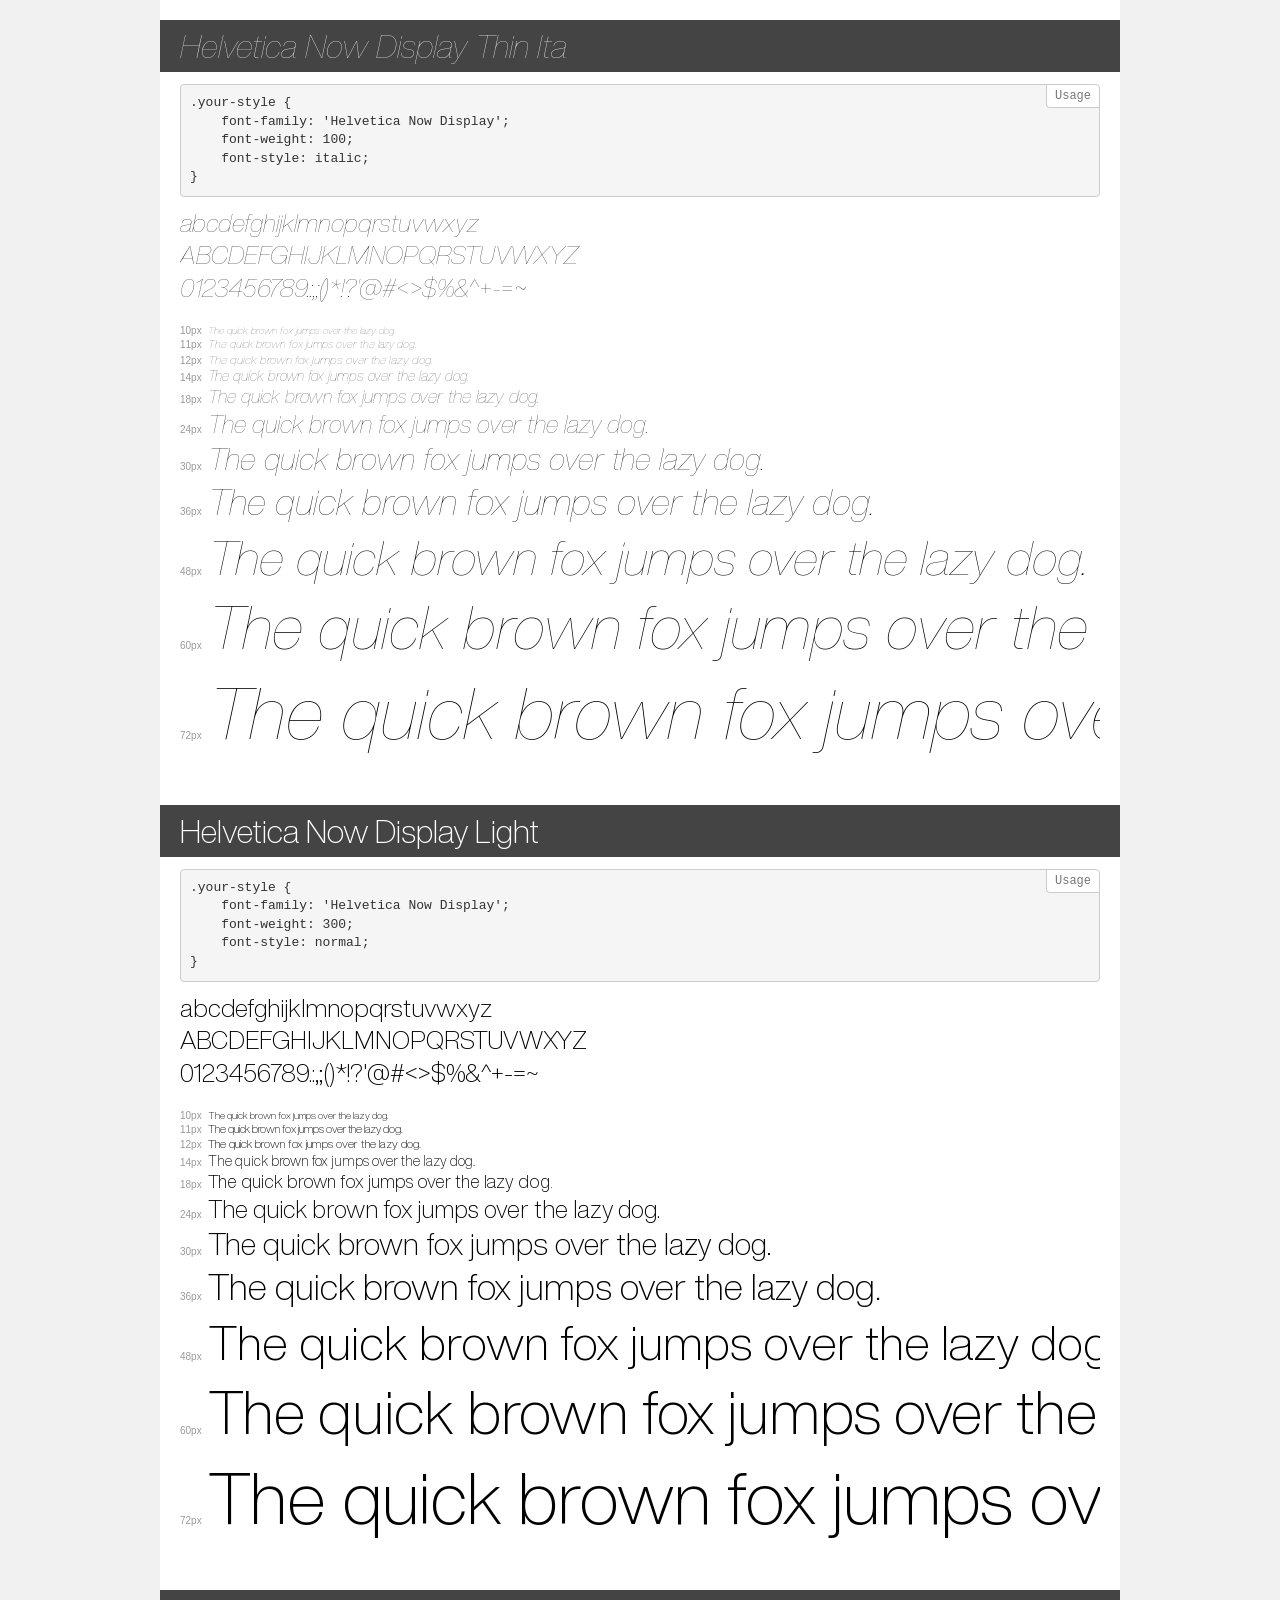
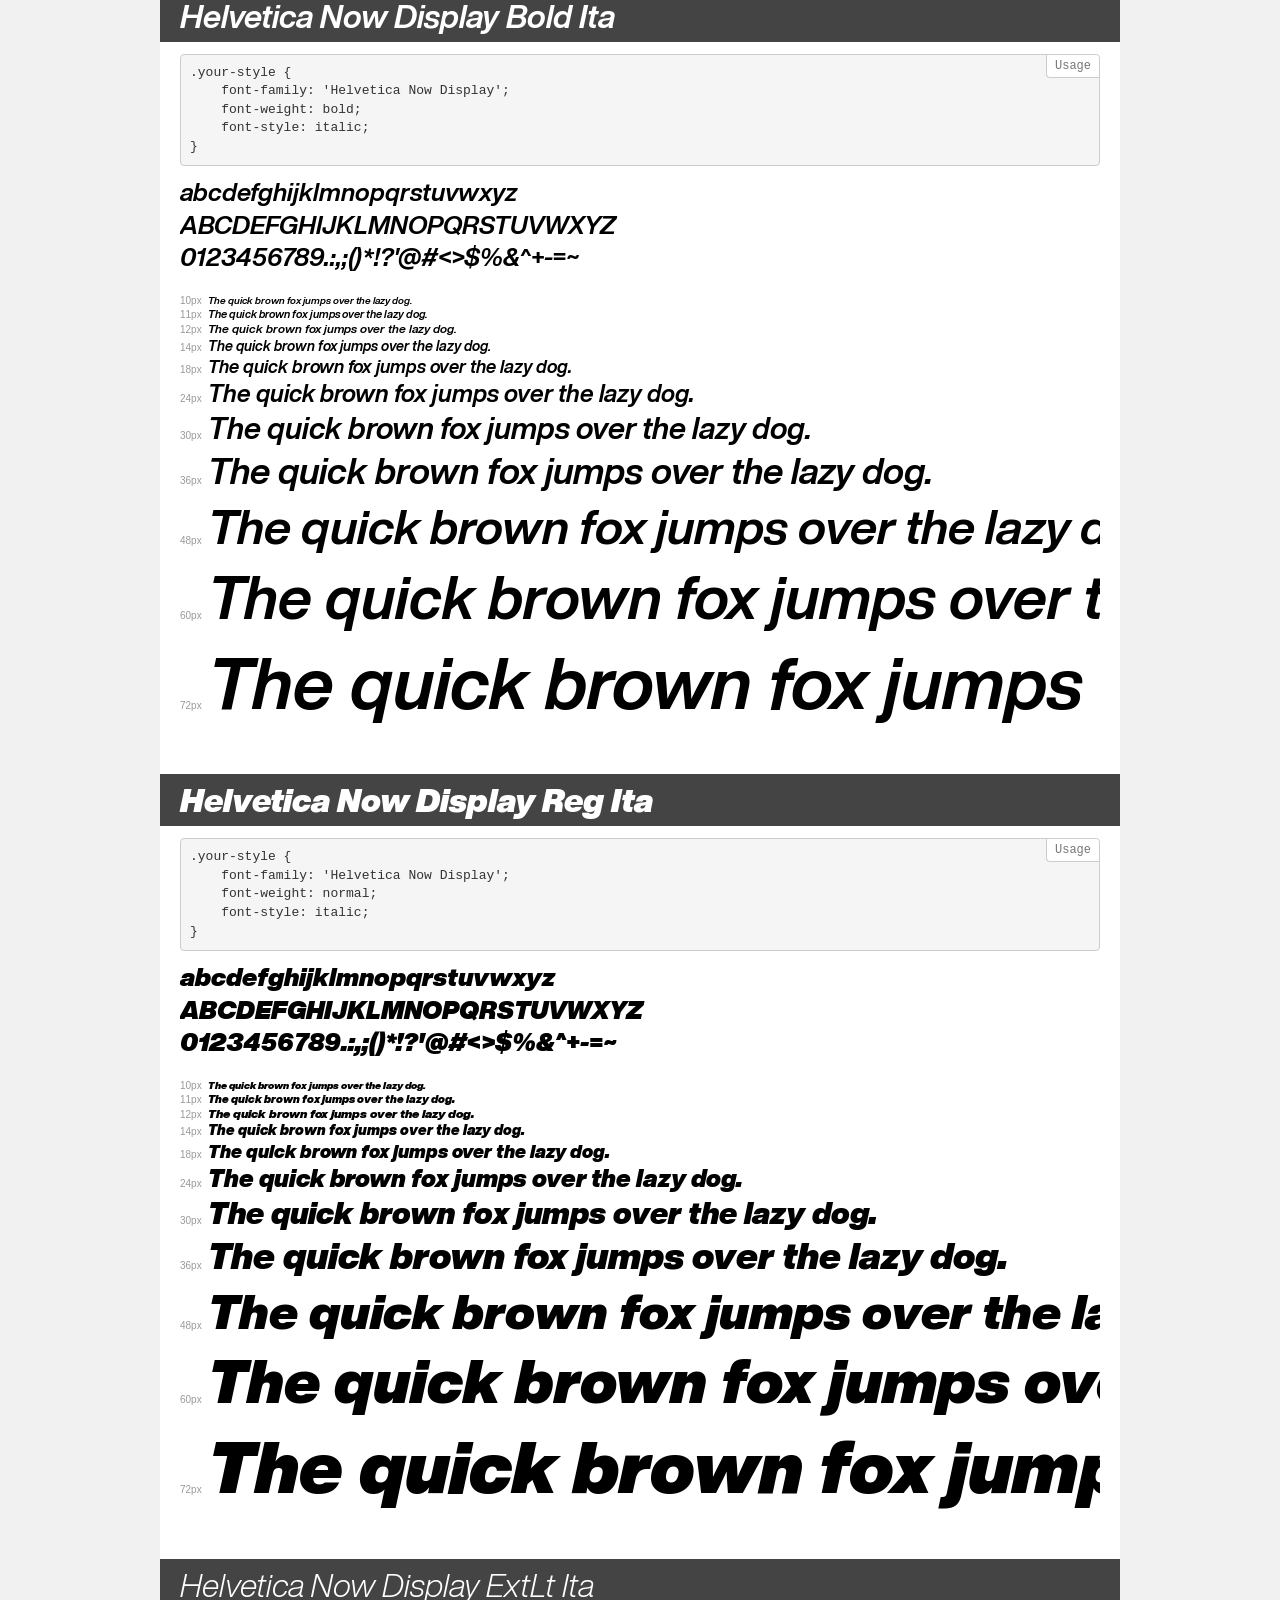
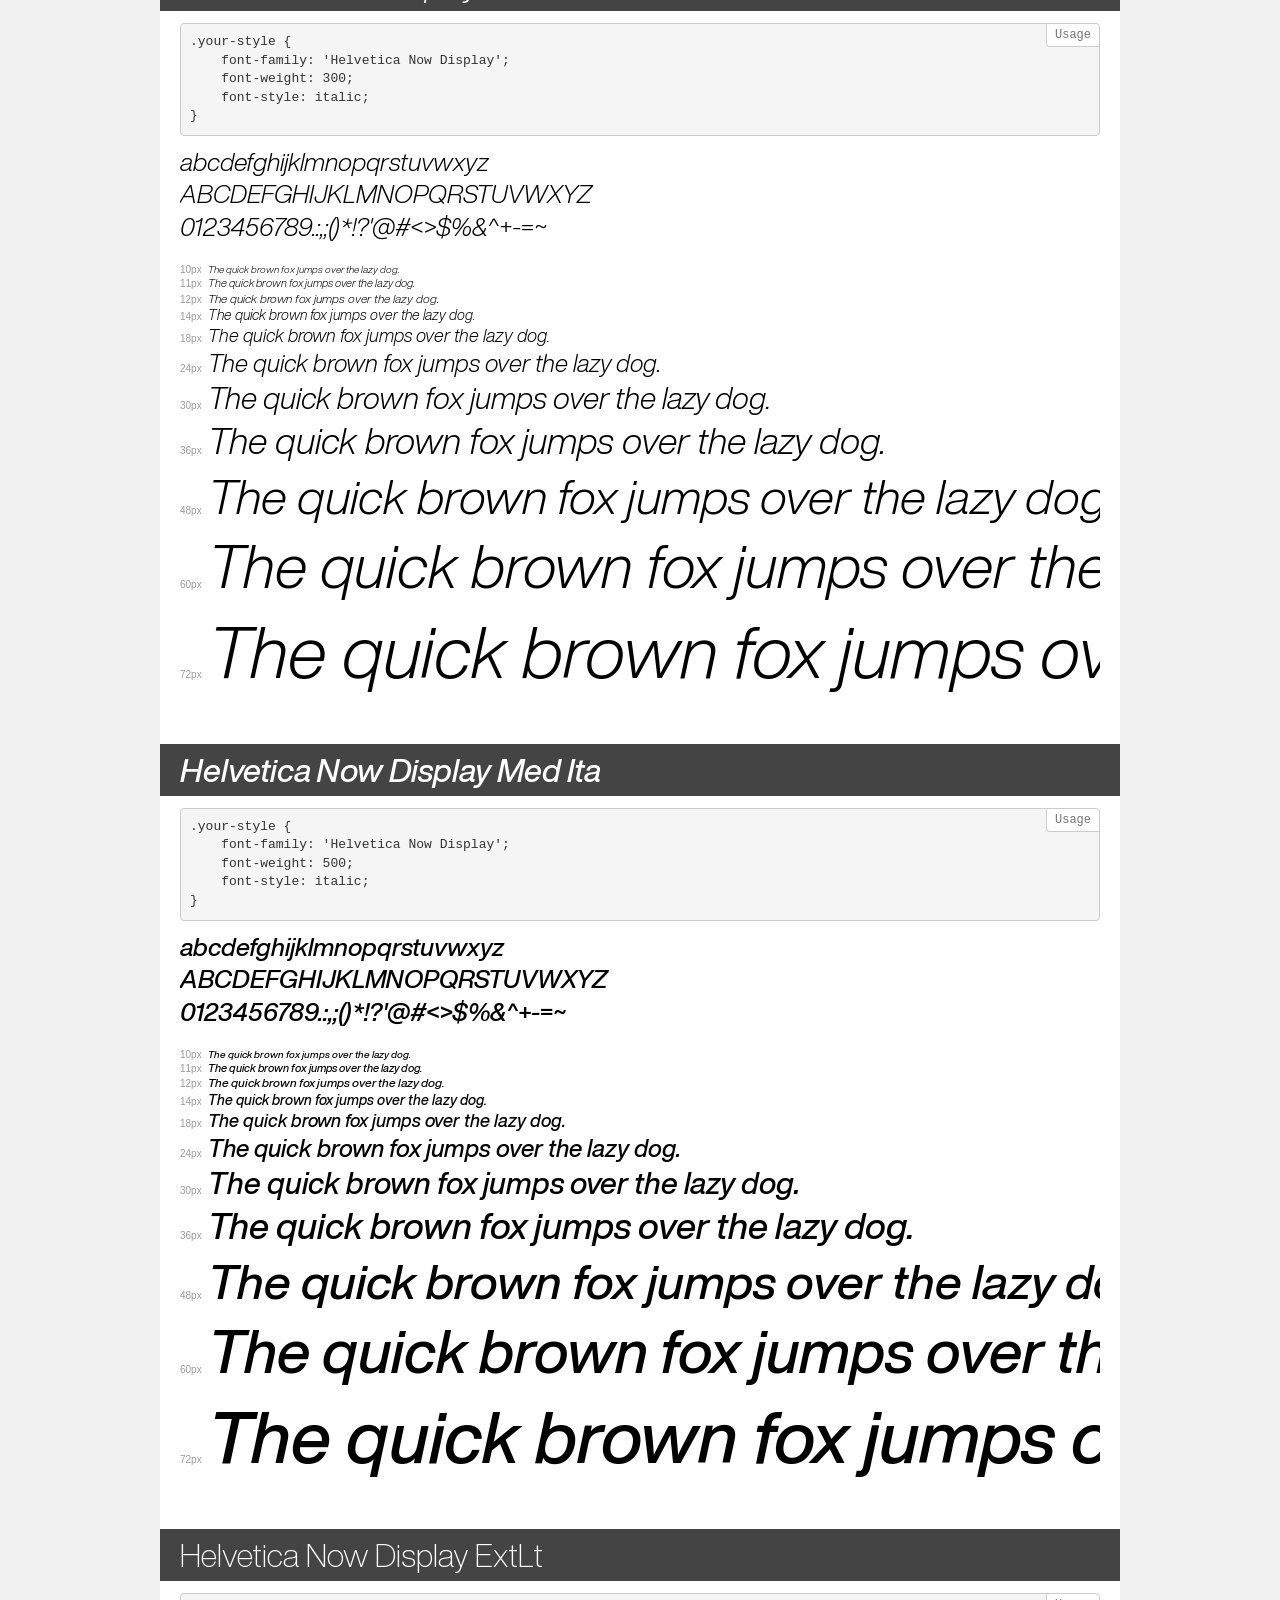
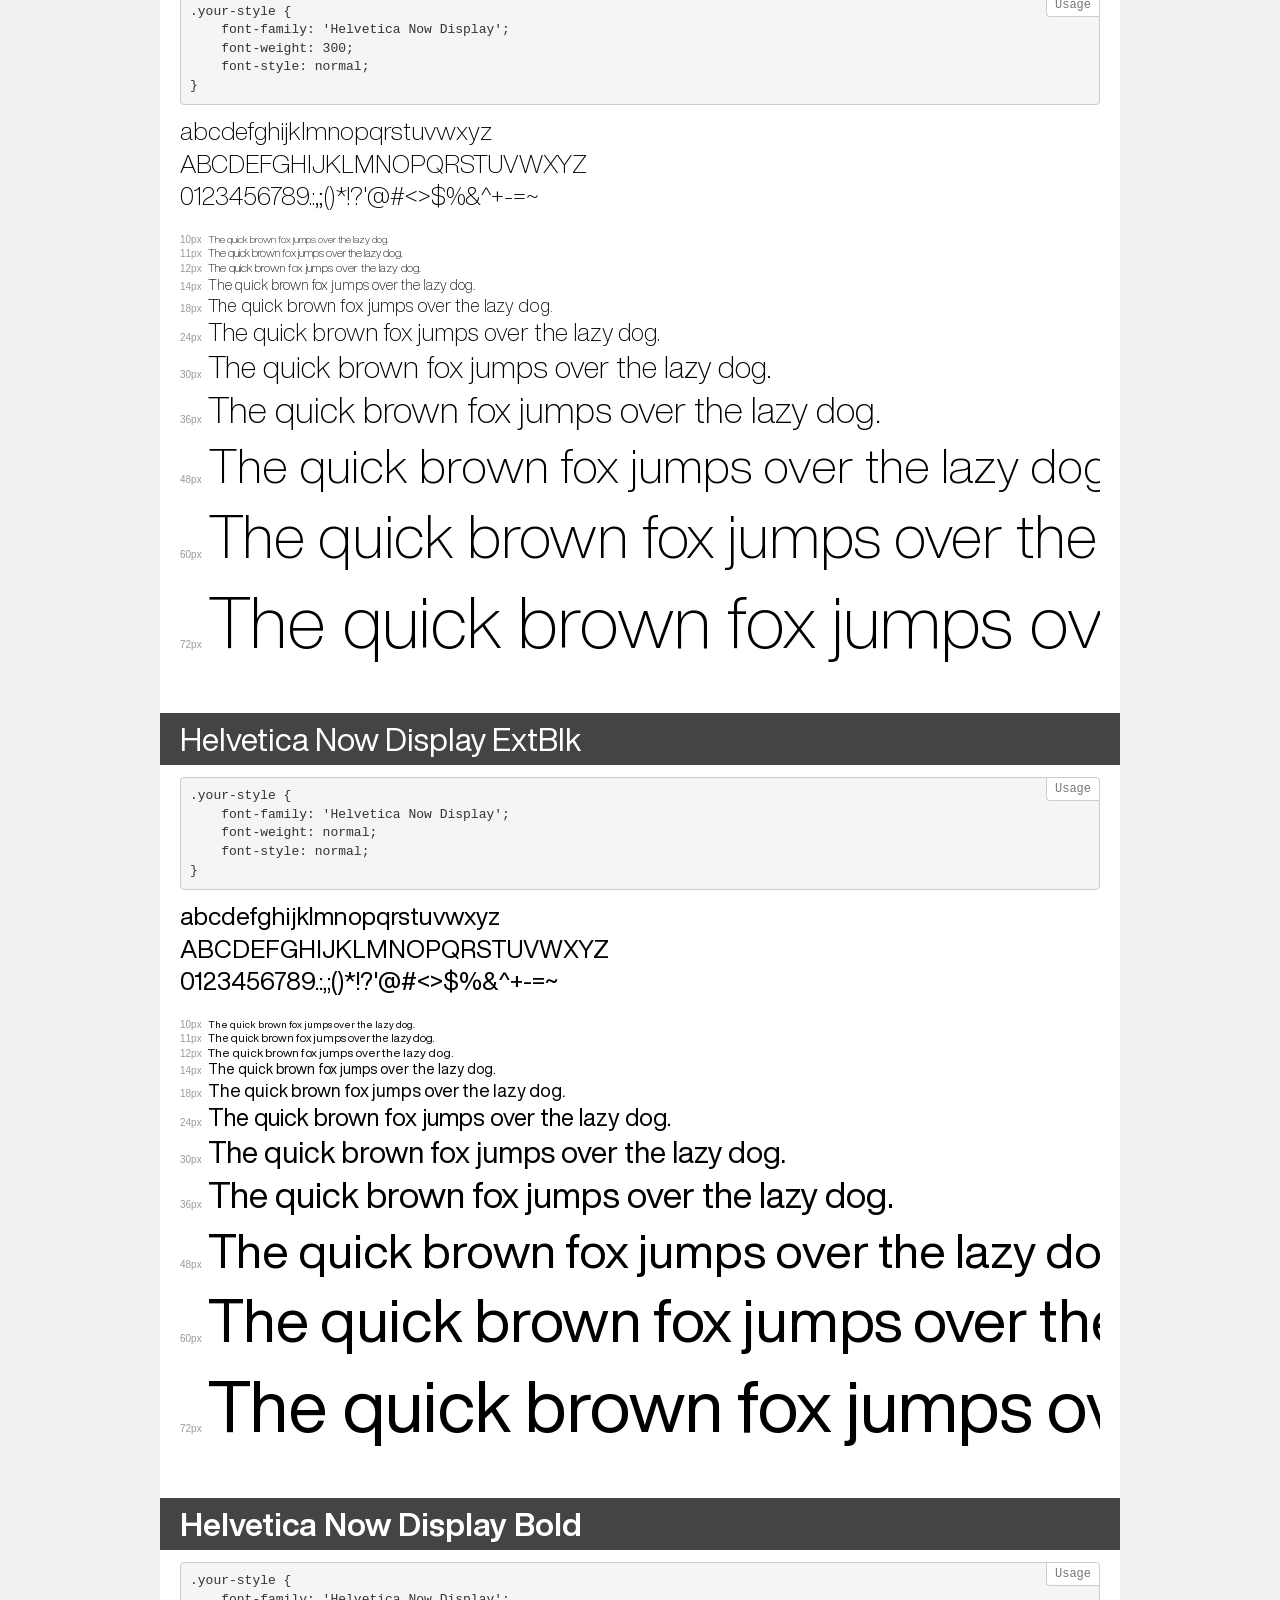
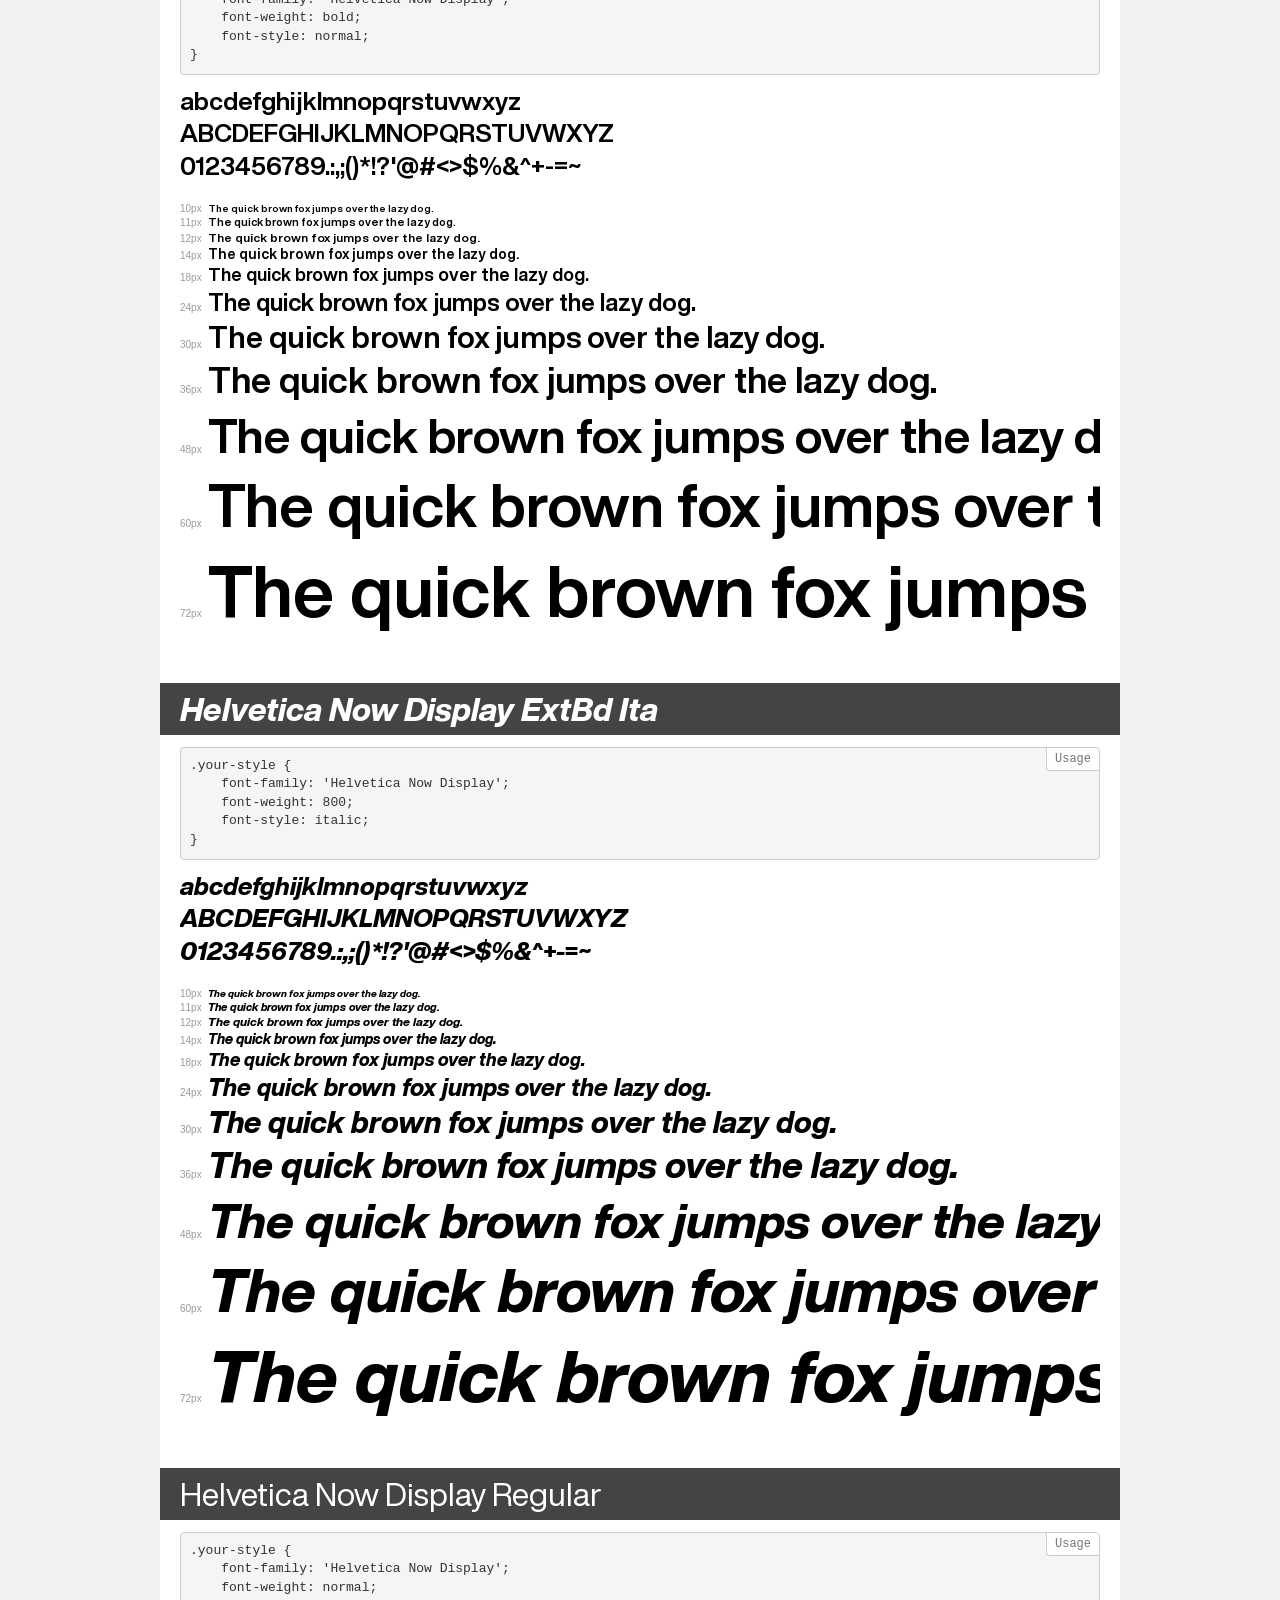
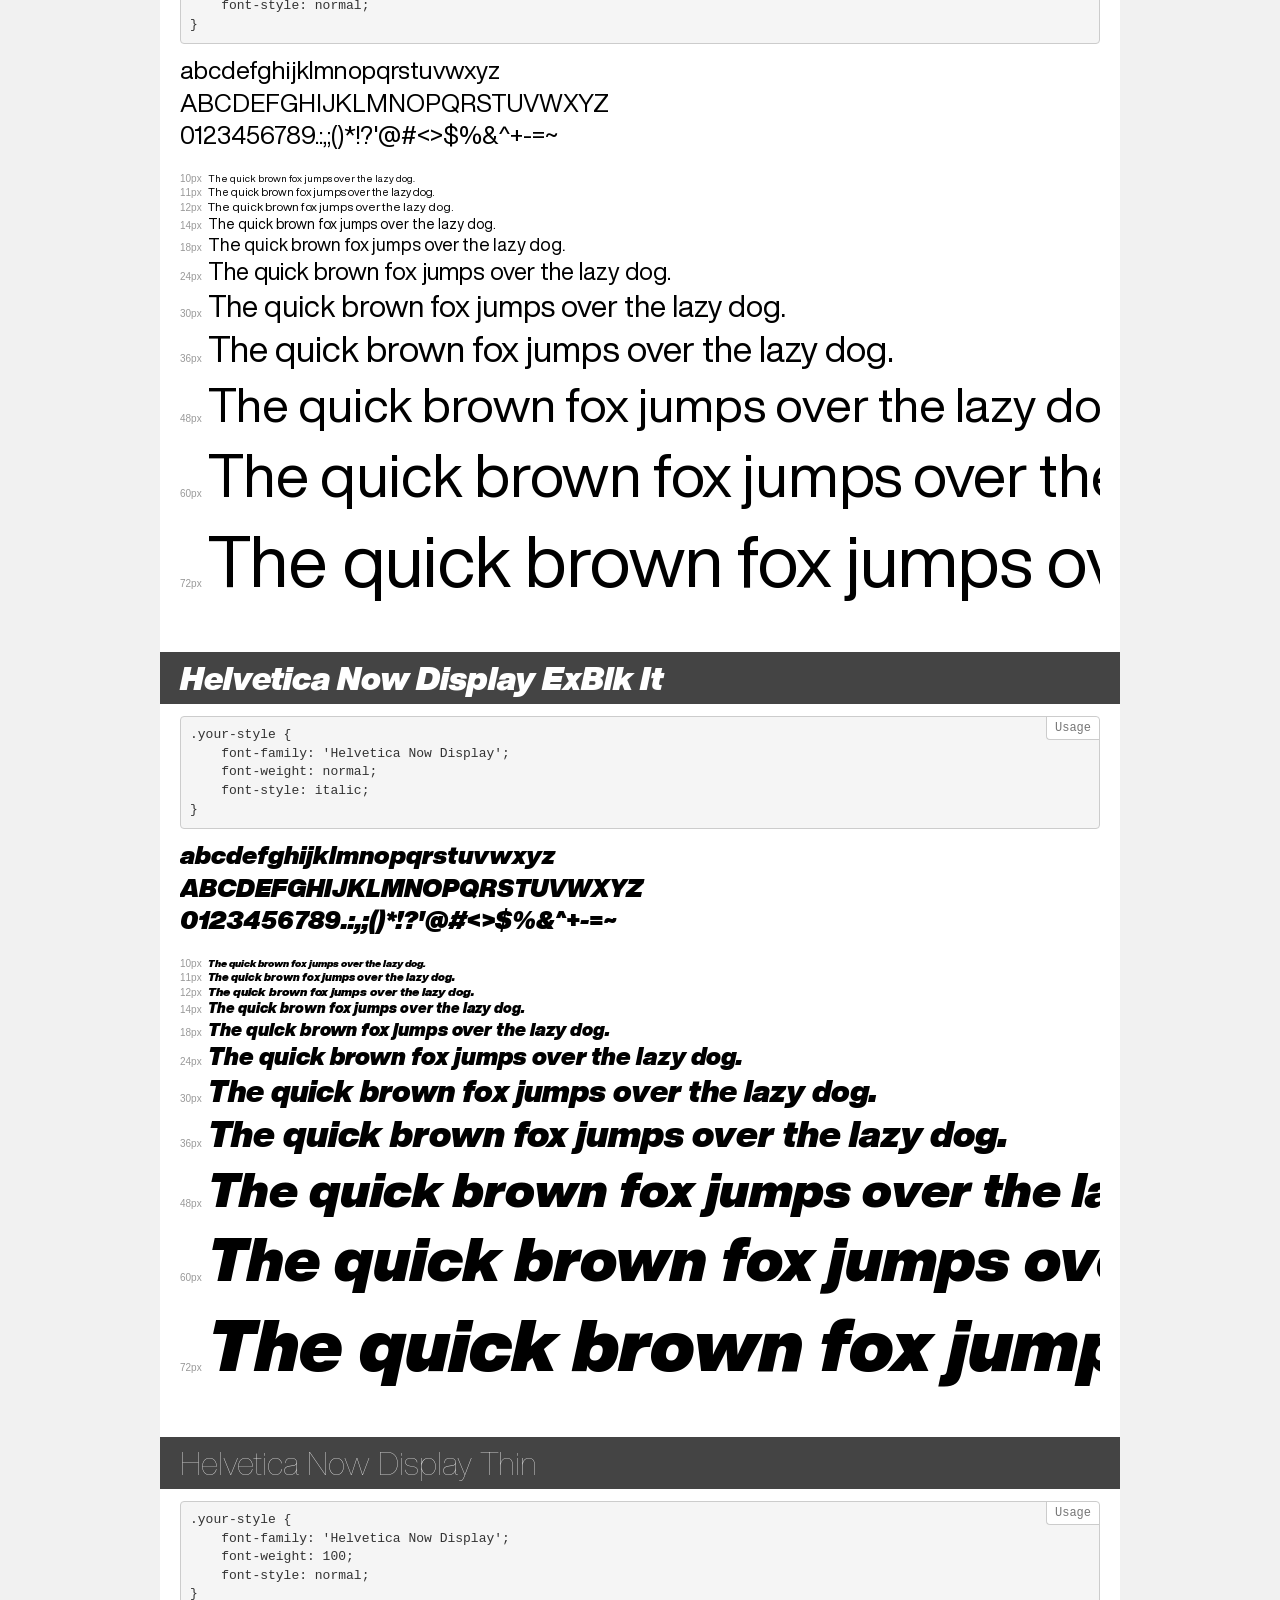
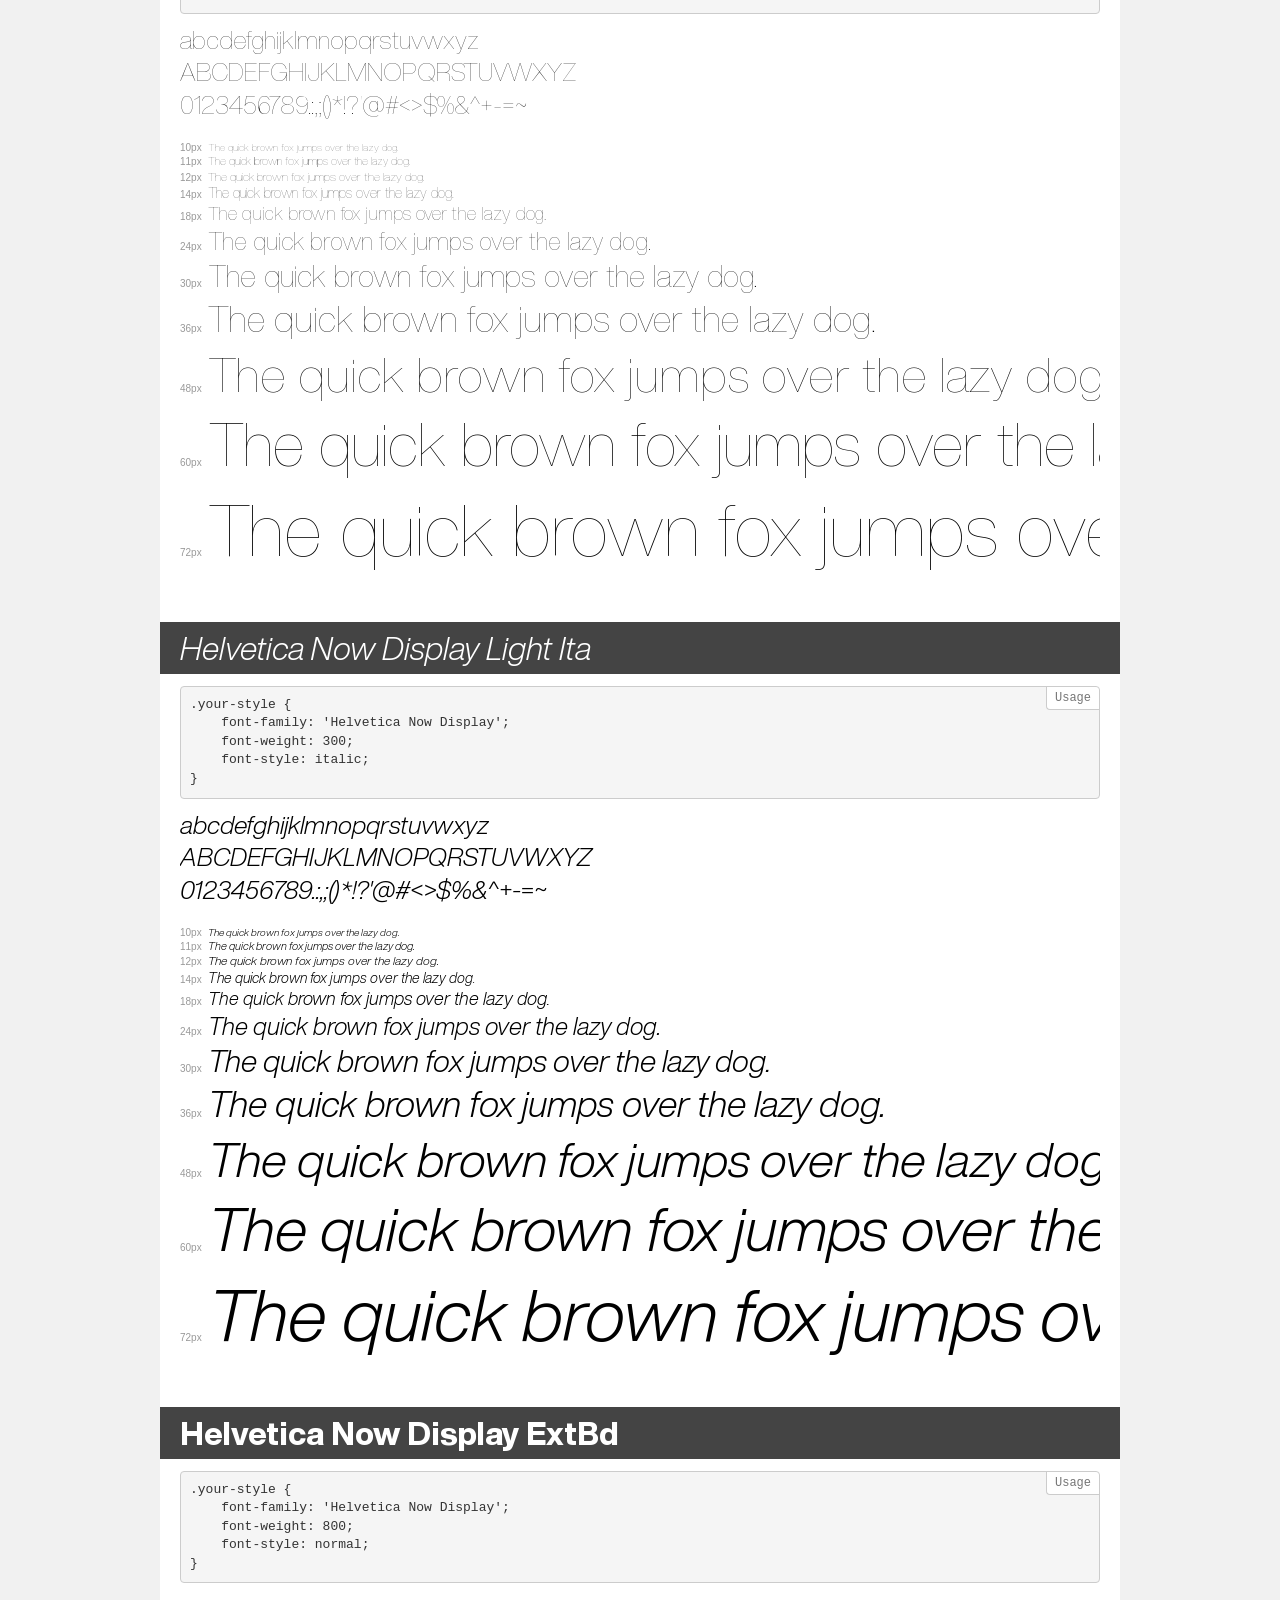
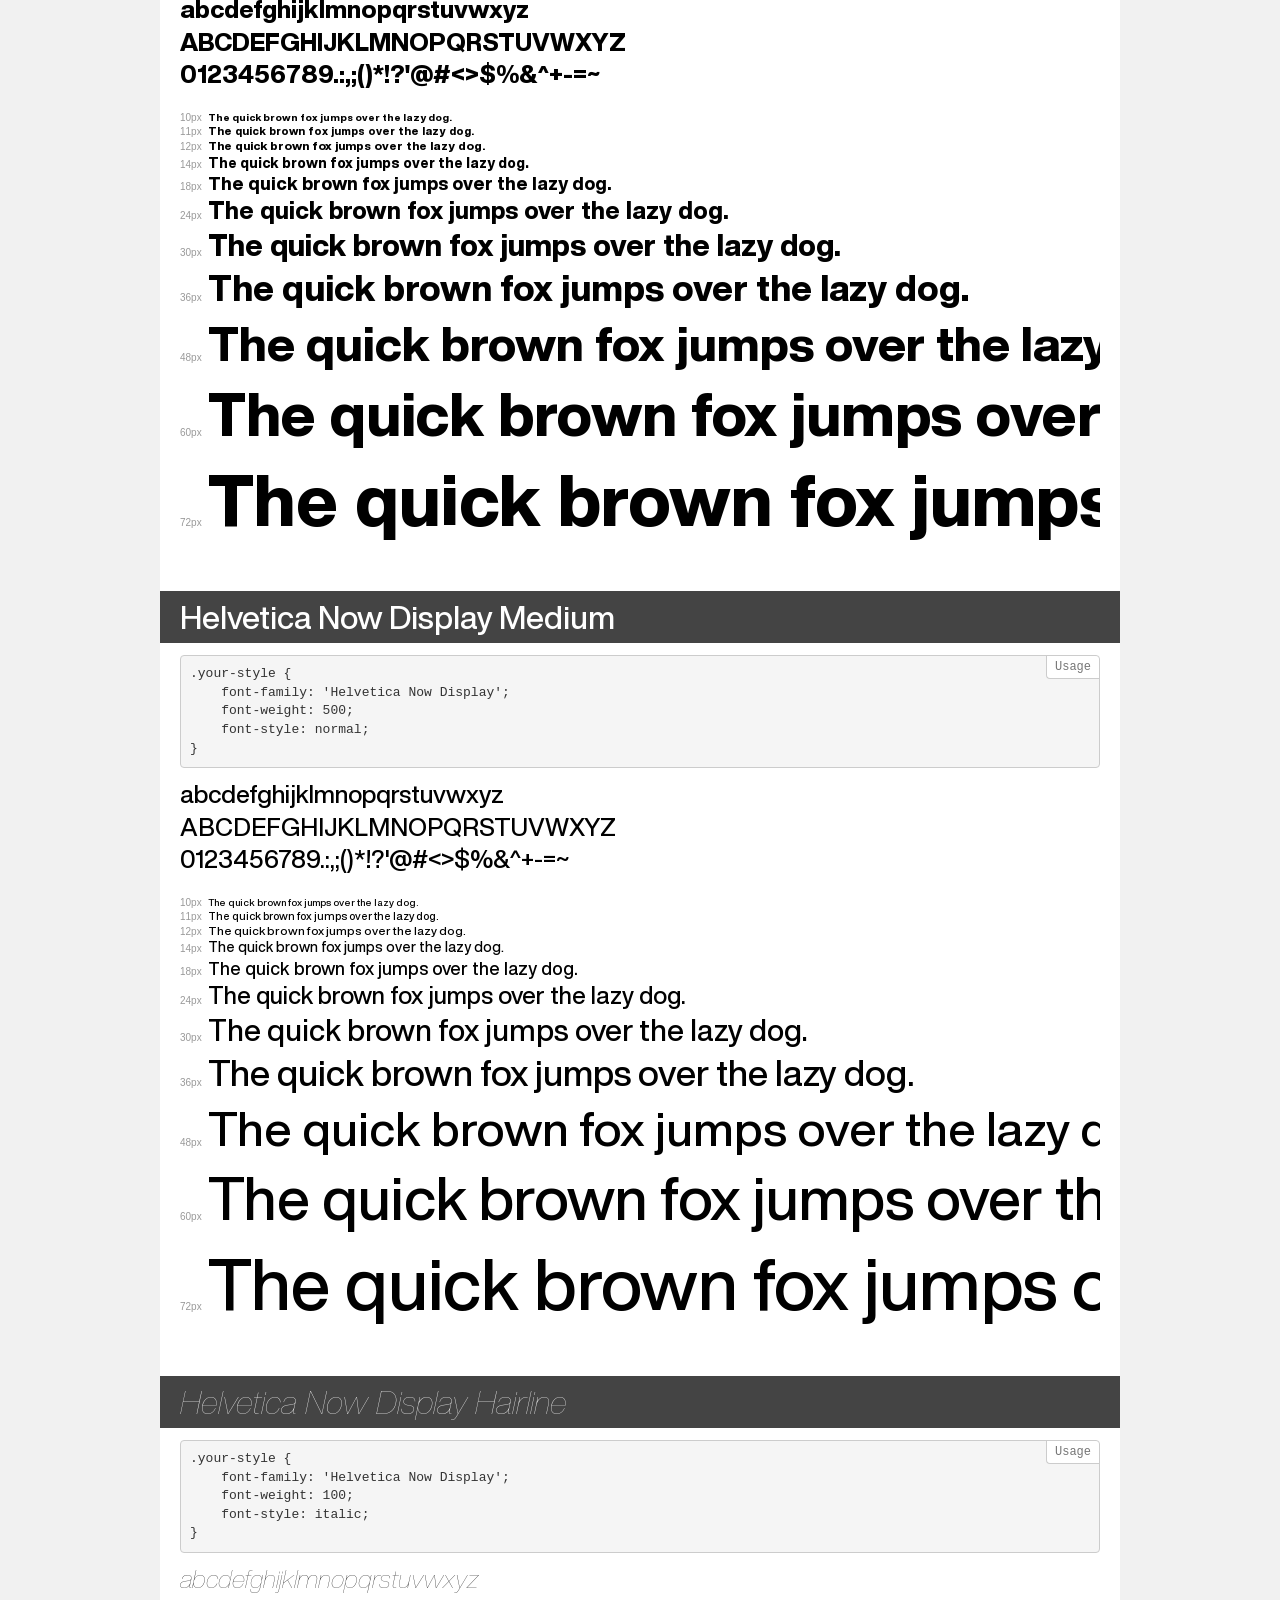
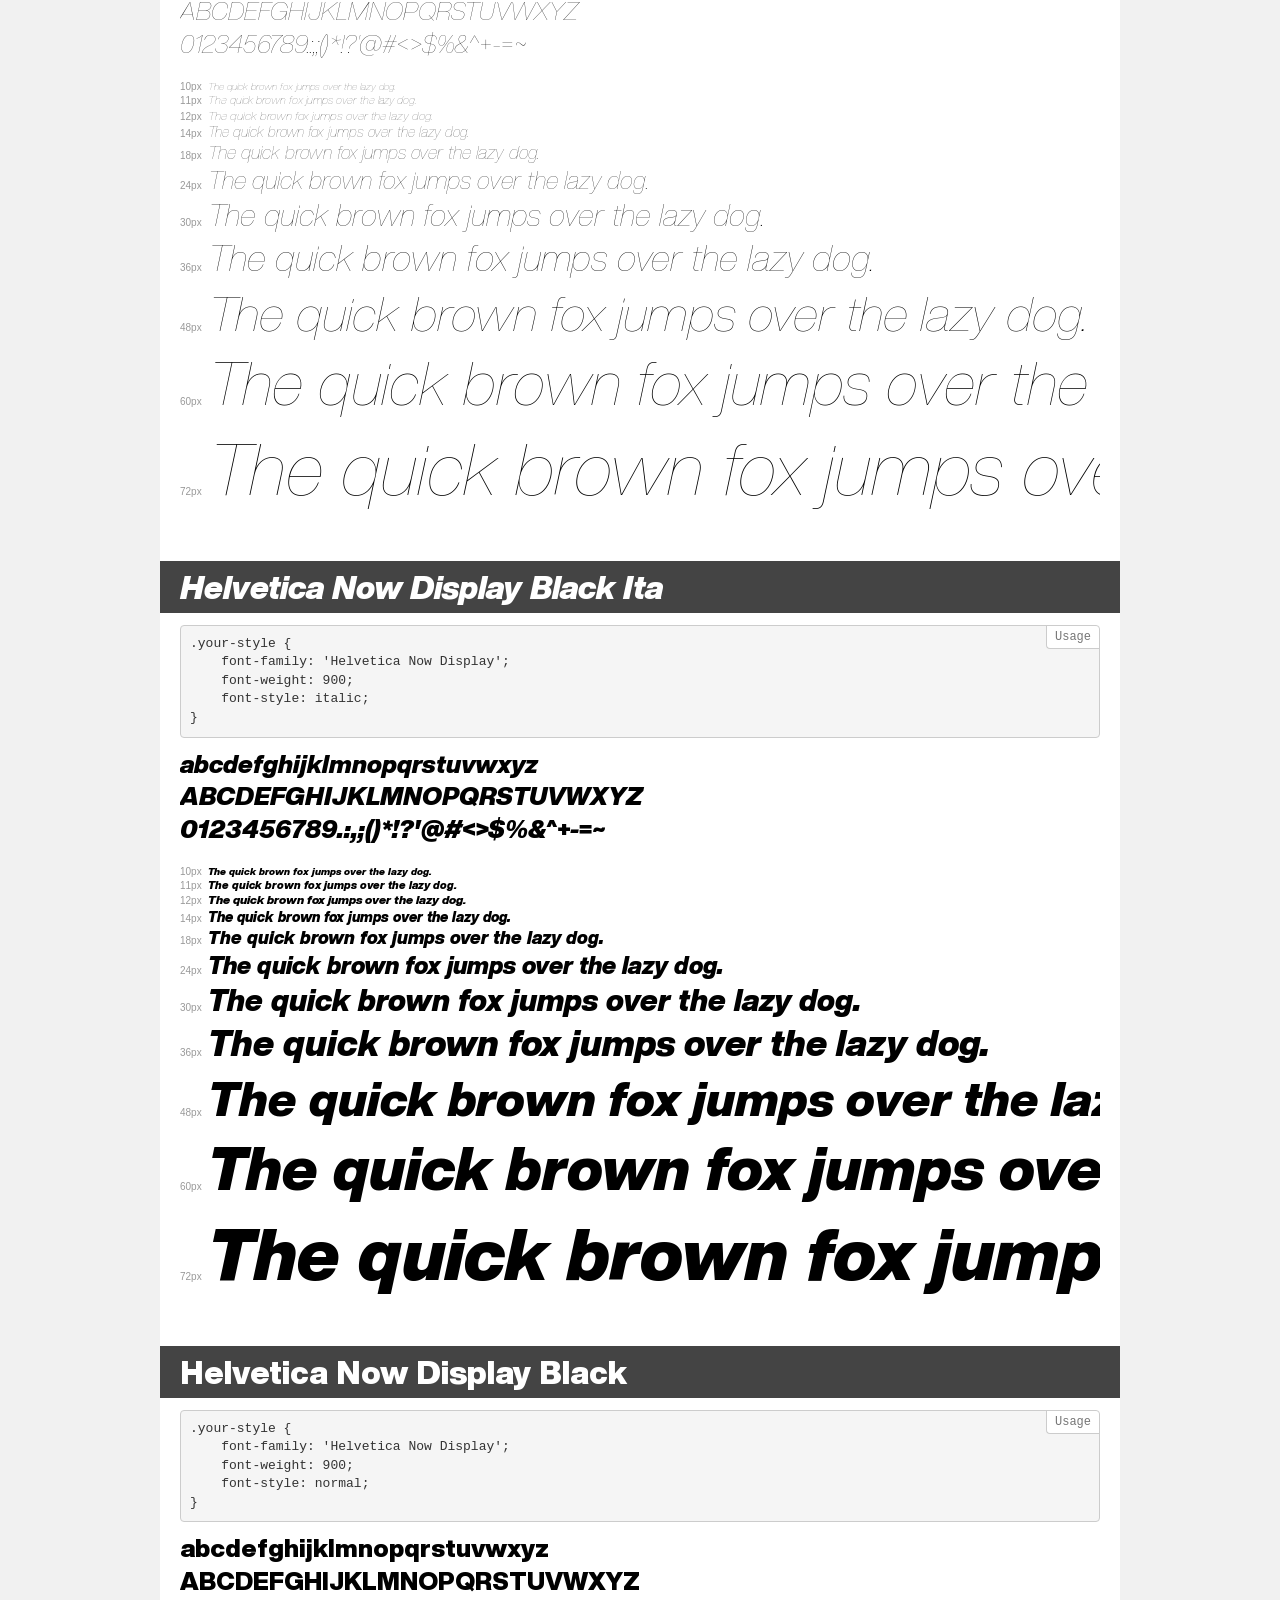
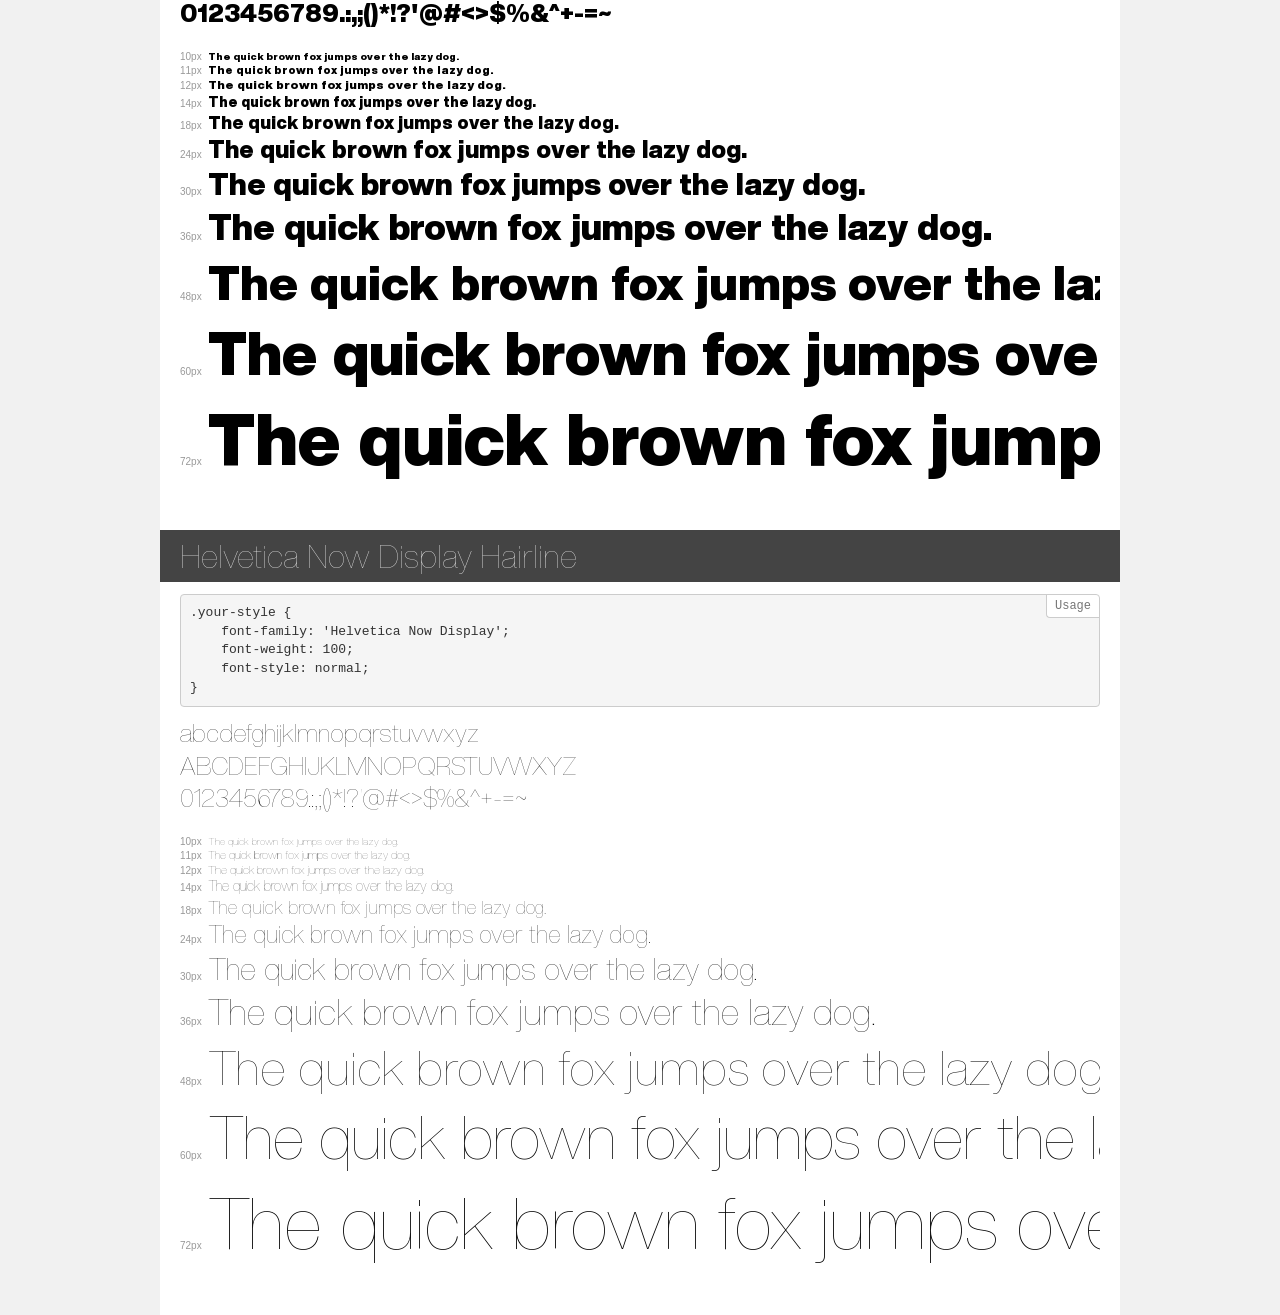
<file: static/Helveticanewdisplay/demo.html>
<!DOCTYPE html>
<html>
<head>
    <meta charset="utf-8">
    <meta http-equiv="X-UA-Compatible" content="IE=edge">
    <meta name="viewport" content="width=device-width, initial-scale=1">
    <meta name="robots" content="noindex, noarchive">
    <meta name="format-detection" content="telephone=no">
    <title>Transfonter demo</title>
    <link href="stylesheet.css" rel="stylesheet">
    <style>
        /*
        http://meyerweb.com/eric/tools/css/reset/
        v2.0 | 20110126
        License: none (public domain)
        */
        html, body, div, span, applet, object, iframe,
        h1, h2, h3, h4, h5, h6, p, blockquote, pre,
        a, abbr, acronym, address, big, cite, code,
        del, dfn, em, img, ins, kbd, q, s, samp,
        small, strike, strong, sub, sup, tt, var,
        b, u, i, center,
        dl, dt, dd, ol, ul, li,
        fieldset, form, label, legend,
        table, caption, tbody, tfoot, thead, tr, th, td,
        article, aside, canvas, details, embed,
        figure, figcaption, footer, header, hgroup,
        menu, nav, output, ruby, section, summary,
        time, mark, audio, video {
            margin: 0;
            padding: 0;
            border: 0;
            font-size: 100%;
            font: inherit;
            vertical-align: baseline;
        }
        /* HTML5 display-role reset for older browsers */
        article, aside, details, figcaption, figure,
        footer, header, hgroup, menu, nav, section {
            display: block;
        }
        body {
            line-height: 1;
        }
        ol, ul {
            list-style: none;
        }
        blockquote, q {
            quotes: none;
        }
        blockquote:before, blockquote:after,
        q:before, q:after {
            content: '';
            content: none;
        }
        table {
            border-collapse: collapse;
            border-spacing: 0;
        }
        /* common styles */
        body {
            background: #f1f1f1;
            color: #000;
        }
        .page {
            background: #fff;
            width: 920px;
            margin: 0 auto;
            padding: 20px 20px 0 20px;
            overflow: hidden;
        }
        .font-container {
            overflow-x: auto;
            overflow-y: hidden;
            margin-bottom: 40px;
            line-height: 1.3;
            white-space: nowrap;
            padding-bottom: 5px;
        }
        h1 {
            position: relative;
            background: #444;
            font-size: 32px;
            color: #fff;
            padding: 10px 20px;
            margin: 0 -20px 12px -20px;
        }
        .letters {
            font-size: 25px;
            margin-bottom: 20px;
        }
        .s10:before {
            content: '10px';
        }
        .s11:before {
            content: '11px';
        }
        .s12:before {
            content: '12px';
        }
        .s14:before {
            content: '14px';
        }
        .s18:before {
            content: '18px';
        }
        .s24:before {
            content: '24px';
        }
        .s30:before {
            content: '30px';
        }
        .s36:before {
            content: '36px';
        }
        .s48:before {
            content: '48px';
        }
        .s60:before {
            content: '60px';
        }
        .s72:before {
            content: '72px';
        }
        .s10:before, .s11:before, .s12:before, .s14:before,
        .s18:before, .s24:before, .s30:before, .s36:before,
        .s48:before, .s60:before, .s72:before {
            font-family: Arial, sans-serif;
            font-size: 10px;
            font-weight: normal;
            font-style: normal;
            color: #999;
            padding-right: 6px;
        }
        pre {
            display: block;
            position: relative;
            padding: 9px;
            margin: 0 0 10px;
            font-family: Monaco, Menlo, Consolas, "Courier New", monospace !important;
            font-size: 13px;
            line-height: 1.428571429;
            color: #333;
            font-weight: normal !important;
            font-style: normal !important;
            background-color: #f5f5f5;
            border: 1px solid #ccc;
            overflow-x: auto;
            border-radius: 4px;
        }
        pre:after {
            display: block;
            position: absolute;
            right: 0;
            top: 0;
            content: 'Usage';
            line-height: 1;
            padding: 5px 8px;
            font-size: 12px;
            color: #767676;
            background-color: #fff;
            border: 1px solid #ccc;
            border-right: none;
            border-top: none;
            border-radius: 0 4px 0 4px;
            z-index: 10;
        }
        /* responsive */
        @media (max-width: 959px) {
            .page {
                width: auto;
                margin: 0;
            }
        }
    </style>
</head>
<body>
<div class="page">
    <div class="demo" style="font-family: 'Helvetica Now Display'; font-weight: 100; font-style: italic;">
        <h1>Helvetica Now Display Thin Ita</h1>
        <pre>.your-style {
    font-family: 'Helvetica Now Display';
    font-weight: 100;
    font-style: italic;
}</pre>
        <div class="font-container">
            <p class="letters">
                abcdefghijklmnopqrstuvwxyz<br>
ABCDEFGHIJKLMNOPQRSTUVWXYZ<br>
                0123456789.:,;()*!?'@#<>$%&^+-=~
            </p>
            <p class="s10" style="font-size: 10px;">The quick brown fox jumps over the lazy dog.</p>
            <p class="s11" style="font-size: 11px;">The quick brown fox jumps over the lazy dog.</p>
            <p class="s12" style="font-size: 12px;">The quick brown fox jumps over the lazy dog.</p>
            <p class="s14" style="font-size: 14px;">The quick brown fox jumps over the lazy dog.</p>
            <p class="s18" style="font-size: 18px;">The quick brown fox jumps over the lazy dog.</p>
            <p class="s24" style="font-size: 24px;">The quick brown fox jumps over the lazy dog.</p>
            <p class="s30" style="font-size: 30px;">The quick brown fox jumps over the lazy dog.</p>
            <p class="s36" style="font-size: 36px;">The quick brown fox jumps over the lazy dog.</p>
            <p class="s48" style="font-size: 48px;">The quick brown fox jumps over the lazy dog.</p>
            <p class="s60" style="font-size: 60px;">The quick brown fox jumps over the lazy dog.</p>
            <p class="s72" style="font-size: 72px;">The quick brown fox jumps over the lazy dog.</p>
        </div>
    </div>
    <div class="demo" style="font-family: 'Helvetica Now Display'; font-weight: 300; font-style: normal;">
        <h1>Helvetica Now Display Light</h1>
        <pre>.your-style {
    font-family: 'Helvetica Now Display';
    font-weight: 300;
    font-style: normal;
}</pre>
        <div class="font-container">
            <p class="letters">
                abcdefghijklmnopqrstuvwxyz<br>
ABCDEFGHIJKLMNOPQRSTUVWXYZ<br>
                0123456789.:,;()*!?'@#<>$%&^+-=~
            </p>
            <p class="s10" style="font-size: 10px;">The quick brown fox jumps over the lazy dog.</p>
            <p class="s11" style="font-size: 11px;">The quick brown fox jumps over the lazy dog.</p>
            <p class="s12" style="font-size: 12px;">The quick brown fox jumps over the lazy dog.</p>
            <p class="s14" style="font-size: 14px;">The quick brown fox jumps over the lazy dog.</p>
            <p class="s18" style="font-size: 18px;">The quick brown fox jumps over the lazy dog.</p>
            <p class="s24" style="font-size: 24px;">The quick brown fox jumps over the lazy dog.</p>
            <p class="s30" style="font-size: 30px;">The quick brown fox jumps over the lazy dog.</p>
            <p class="s36" style="font-size: 36px;">The quick brown fox jumps over the lazy dog.</p>
            <p class="s48" style="font-size: 48px;">The quick brown fox jumps over the lazy dog.</p>
            <p class="s60" style="font-size: 60px;">The quick brown fox jumps over the lazy dog.</p>
            <p class="s72" style="font-size: 72px;">The quick brown fox jumps over the lazy dog.</p>
        </div>
    </div>
    <div class="demo" style="font-family: 'Helvetica Now Display'; font-weight: bold; font-style: italic;">
        <h1>Helvetica Now Display Bold Ita</h1>
        <pre>.your-style {
    font-family: 'Helvetica Now Display';
    font-weight: bold;
    font-style: italic;
}</pre>
        <div class="font-container">
            <p class="letters">
                abcdefghijklmnopqrstuvwxyz<br>
ABCDEFGHIJKLMNOPQRSTUVWXYZ<br>
                0123456789.:,;()*!?'@#<>$%&^+-=~
            </p>
            <p class="s10" style="font-size: 10px;">The quick brown fox jumps over the lazy dog.</p>
            <p class="s11" style="font-size: 11px;">The quick brown fox jumps over the lazy dog.</p>
            <p class="s12" style="font-size: 12px;">The quick brown fox jumps over the lazy dog.</p>
            <p class="s14" style="font-size: 14px;">The quick brown fox jumps over the lazy dog.</p>
            <p class="s18" style="font-size: 18px;">The quick brown fox jumps over the lazy dog.</p>
            <p class="s24" style="font-size: 24px;">The quick brown fox jumps over the lazy dog.</p>
            <p class="s30" style="font-size: 30px;">The quick brown fox jumps over the lazy dog.</p>
            <p class="s36" style="font-size: 36px;">The quick brown fox jumps over the lazy dog.</p>
            <p class="s48" style="font-size: 48px;">The quick brown fox jumps over the lazy dog.</p>
            <p class="s60" style="font-size: 60px;">The quick brown fox jumps over the lazy dog.</p>
            <p class="s72" style="font-size: 72px;">The quick brown fox jumps over the lazy dog.</p>
        </div>
    </div>
    <div class="demo" style="font-family: 'Helvetica Now Display'; font-weight: normal; font-style: italic;">
        <h1>Helvetica Now Display Reg Ita</h1>
        <pre>.your-style {
    font-family: 'Helvetica Now Display';
    font-weight: normal;
    font-style: italic;
}</pre>
        <div class="font-container">
            <p class="letters">
                abcdefghijklmnopqrstuvwxyz<br>
ABCDEFGHIJKLMNOPQRSTUVWXYZ<br>
                0123456789.:,;()*!?'@#<>$%&^+-=~
            </p>
            <p class="s10" style="font-size: 10px;">The quick brown fox jumps over the lazy dog.</p>
            <p class="s11" style="font-size: 11px;">The quick brown fox jumps over the lazy dog.</p>
            <p class="s12" style="font-size: 12px;">The quick brown fox jumps over the lazy dog.</p>
            <p class="s14" style="font-size: 14px;">The quick brown fox jumps over the lazy dog.</p>
            <p class="s18" style="font-size: 18px;">The quick brown fox jumps over the lazy dog.</p>
            <p class="s24" style="font-size: 24px;">The quick brown fox jumps over the lazy dog.</p>
            <p class="s30" style="font-size: 30px;">The quick brown fox jumps over the lazy dog.</p>
            <p class="s36" style="font-size: 36px;">The quick brown fox jumps over the lazy dog.</p>
            <p class="s48" style="font-size: 48px;">The quick brown fox jumps over the lazy dog.</p>
            <p class="s60" style="font-size: 60px;">The quick brown fox jumps over the lazy dog.</p>
            <p class="s72" style="font-size: 72px;">The quick brown fox jumps over the lazy dog.</p>
        </div>
    </div>
    <div class="demo" style="font-family: 'Helvetica Now Display'; font-weight: 300; font-style: italic;">
        <h1>Helvetica Now Display ExtLt Ita</h1>
        <pre>.your-style {
    font-family: 'Helvetica Now Display';
    font-weight: 300;
    font-style: italic;
}</pre>
        <div class="font-container">
            <p class="letters">
                abcdefghijklmnopqrstuvwxyz<br>
ABCDEFGHIJKLMNOPQRSTUVWXYZ<br>
                0123456789.:,;()*!?'@#<>$%&^+-=~
            </p>
            <p class="s10" style="font-size: 10px;">The quick brown fox jumps over the lazy dog.</p>
            <p class="s11" style="font-size: 11px;">The quick brown fox jumps over the lazy dog.</p>
            <p class="s12" style="font-size: 12px;">The quick brown fox jumps over the lazy dog.</p>
            <p class="s14" style="font-size: 14px;">The quick brown fox jumps over the lazy dog.</p>
            <p class="s18" style="font-size: 18px;">The quick brown fox jumps over the lazy dog.</p>
            <p class="s24" style="font-size: 24px;">The quick brown fox jumps over the lazy dog.</p>
            <p class="s30" style="font-size: 30px;">The quick brown fox jumps over the lazy dog.</p>
            <p class="s36" style="font-size: 36px;">The quick brown fox jumps over the lazy dog.</p>
            <p class="s48" style="font-size: 48px;">The quick brown fox jumps over the lazy dog.</p>
            <p class="s60" style="font-size: 60px;">The quick brown fox jumps over the lazy dog.</p>
            <p class="s72" style="font-size: 72px;">The quick brown fox jumps over the lazy dog.</p>
        </div>
    </div>
    <div class="demo" style="font-family: 'Helvetica Now Display'; font-weight: 500; font-style: italic;">
        <h1>Helvetica Now Display Med Ita</h1>
        <pre>.your-style {
    font-family: 'Helvetica Now Display';
    font-weight: 500;
    font-style: italic;
}</pre>
        <div class="font-container">
            <p class="letters">
                abcdefghijklmnopqrstuvwxyz<br>
ABCDEFGHIJKLMNOPQRSTUVWXYZ<br>
                0123456789.:,;()*!?'@#<>$%&^+-=~
            </p>
            <p class="s10" style="font-size: 10px;">The quick brown fox jumps over the lazy dog.</p>
            <p class="s11" style="font-size: 11px;">The quick brown fox jumps over the lazy dog.</p>
            <p class="s12" style="font-size: 12px;">The quick brown fox jumps over the lazy dog.</p>
            <p class="s14" style="font-size: 14px;">The quick brown fox jumps over the lazy dog.</p>
            <p class="s18" style="font-size: 18px;">The quick brown fox jumps over the lazy dog.</p>
            <p class="s24" style="font-size: 24px;">The quick brown fox jumps over the lazy dog.</p>
            <p class="s30" style="font-size: 30px;">The quick brown fox jumps over the lazy dog.</p>
            <p class="s36" style="font-size: 36px;">The quick brown fox jumps over the lazy dog.</p>
            <p class="s48" style="font-size: 48px;">The quick brown fox jumps over the lazy dog.</p>
            <p class="s60" style="font-size: 60px;">The quick brown fox jumps over the lazy dog.</p>
            <p class="s72" style="font-size: 72px;">The quick brown fox jumps over the lazy dog.</p>
        </div>
    </div>
    <div class="demo" style="font-family: 'Helvetica Now Display'; font-weight: 300; font-style: normal;">
        <h1>Helvetica Now Display ExtLt</h1>
        <pre>.your-style {
    font-family: 'Helvetica Now Display';
    font-weight: 300;
    font-style: normal;
}</pre>
        <div class="font-container">
            <p class="letters">
                abcdefghijklmnopqrstuvwxyz<br>
ABCDEFGHIJKLMNOPQRSTUVWXYZ<br>
                0123456789.:,;()*!?'@#<>$%&^+-=~
            </p>
            <p class="s10" style="font-size: 10px;">The quick brown fox jumps over the lazy dog.</p>
            <p class="s11" style="font-size: 11px;">The quick brown fox jumps over the lazy dog.</p>
            <p class="s12" style="font-size: 12px;">The quick brown fox jumps over the lazy dog.</p>
            <p class="s14" style="font-size: 14px;">The quick brown fox jumps over the lazy dog.</p>
            <p class="s18" style="font-size: 18px;">The quick brown fox jumps over the lazy dog.</p>
            <p class="s24" style="font-size: 24px;">The quick brown fox jumps over the lazy dog.</p>
            <p class="s30" style="font-size: 30px;">The quick brown fox jumps over the lazy dog.</p>
            <p class="s36" style="font-size: 36px;">The quick brown fox jumps over the lazy dog.</p>
            <p class="s48" style="font-size: 48px;">The quick brown fox jumps over the lazy dog.</p>
            <p class="s60" style="font-size: 60px;">The quick brown fox jumps over the lazy dog.</p>
            <p class="s72" style="font-size: 72px;">The quick brown fox jumps over the lazy dog.</p>
        </div>
    </div>
    <div class="demo" style="font-family: 'Helvetica Now Display'; font-weight: normal; font-style: normal;">
        <h1>Helvetica Now Display ExtBlk</h1>
        <pre>.your-style {
    font-family: 'Helvetica Now Display';
    font-weight: normal;
    font-style: normal;
}</pre>
        <div class="font-container">
            <p class="letters">
                abcdefghijklmnopqrstuvwxyz<br>
ABCDEFGHIJKLMNOPQRSTUVWXYZ<br>
                0123456789.:,;()*!?'@#<>$%&^+-=~
            </p>
            <p class="s10" style="font-size: 10px;">The quick brown fox jumps over the lazy dog.</p>
            <p class="s11" style="font-size: 11px;">The quick brown fox jumps over the lazy dog.</p>
            <p class="s12" style="font-size: 12px;">The quick brown fox jumps over the lazy dog.</p>
            <p class="s14" style="font-size: 14px;">The quick brown fox jumps over the lazy dog.</p>
            <p class="s18" style="font-size: 18px;">The quick brown fox jumps over the lazy dog.</p>
            <p class="s24" style="font-size: 24px;">The quick brown fox jumps over the lazy dog.</p>
            <p class="s30" style="font-size: 30px;">The quick brown fox jumps over the lazy dog.</p>
            <p class="s36" style="font-size: 36px;">The quick brown fox jumps over the lazy dog.</p>
            <p class="s48" style="font-size: 48px;">The quick brown fox jumps over the lazy dog.</p>
            <p class="s60" style="font-size: 60px;">The quick brown fox jumps over the lazy dog.</p>
            <p class="s72" style="font-size: 72px;">The quick brown fox jumps over the lazy dog.</p>
        </div>
    </div>
    <div class="demo" style="font-family: 'Helvetica Now Display'; font-weight: bold; font-style: normal;">
        <h1>Helvetica Now Display Bold</h1>
        <pre>.your-style {
    font-family: 'Helvetica Now Display';
    font-weight: bold;
    font-style: normal;
}</pre>
        <div class="font-container">
            <p class="letters">
                abcdefghijklmnopqrstuvwxyz<br>
ABCDEFGHIJKLMNOPQRSTUVWXYZ<br>
                0123456789.:,;()*!?'@#<>$%&^+-=~
            </p>
            <p class="s10" style="font-size: 10px;">The quick brown fox jumps over the lazy dog.</p>
            <p class="s11" style="font-size: 11px;">The quick brown fox jumps over the lazy dog.</p>
            <p class="s12" style="font-size: 12px;">The quick brown fox jumps over the lazy dog.</p>
            <p class="s14" style="font-size: 14px;">The quick brown fox jumps over the lazy dog.</p>
            <p class="s18" style="font-size: 18px;">The quick brown fox jumps over the lazy dog.</p>
            <p class="s24" style="font-size: 24px;">The quick brown fox jumps over the lazy dog.</p>
            <p class="s30" style="font-size: 30px;">The quick brown fox jumps over the lazy dog.</p>
            <p class="s36" style="font-size: 36px;">The quick brown fox jumps over the lazy dog.</p>
            <p class="s48" style="font-size: 48px;">The quick brown fox jumps over the lazy dog.</p>
            <p class="s60" style="font-size: 60px;">The quick brown fox jumps over the lazy dog.</p>
            <p class="s72" style="font-size: 72px;">The quick brown fox jumps over the lazy dog.</p>
        </div>
    </div>
    <div class="demo" style="font-family: 'Helvetica Now Display'; font-weight: 800; font-style: italic;">
        <h1>Helvetica Now Display ExtBd Ita</h1>
        <pre>.your-style {
    font-family: 'Helvetica Now Display';
    font-weight: 800;
    font-style: italic;
}</pre>
        <div class="font-container">
            <p class="letters">
                abcdefghijklmnopqrstuvwxyz<br>
ABCDEFGHIJKLMNOPQRSTUVWXYZ<br>
                0123456789.:,;()*!?'@#<>$%&^+-=~
            </p>
            <p class="s10" style="font-size: 10px;">The quick brown fox jumps over the lazy dog.</p>
            <p class="s11" style="font-size: 11px;">The quick brown fox jumps over the lazy dog.</p>
            <p class="s12" style="font-size: 12px;">The quick brown fox jumps over the lazy dog.</p>
            <p class="s14" style="font-size: 14px;">The quick brown fox jumps over the lazy dog.</p>
            <p class="s18" style="font-size: 18px;">The quick brown fox jumps over the lazy dog.</p>
            <p class="s24" style="font-size: 24px;">The quick brown fox jumps over the lazy dog.</p>
            <p class="s30" style="font-size: 30px;">The quick brown fox jumps over the lazy dog.</p>
            <p class="s36" style="font-size: 36px;">The quick brown fox jumps over the lazy dog.</p>
            <p class="s48" style="font-size: 48px;">The quick brown fox jumps over the lazy dog.</p>
            <p class="s60" style="font-size: 60px;">The quick brown fox jumps over the lazy dog.</p>
            <p class="s72" style="font-size: 72px;">The quick brown fox jumps over the lazy dog.</p>
        </div>
    </div>
    <div class="demo" style="font-family: 'Helvetica Now Display'; font-weight: normal; font-style: normal;">
        <h1>Helvetica Now Display Regular</h1>
        <pre>.your-style {
    font-family: 'Helvetica Now Display';
    font-weight: normal;
    font-style: normal;
}</pre>
        <div class="font-container">
            <p class="letters">
                abcdefghijklmnopqrstuvwxyz<br>
ABCDEFGHIJKLMNOPQRSTUVWXYZ<br>
                0123456789.:,;()*!?'@#<>$%&^+-=~
            </p>
            <p class="s10" style="font-size: 10px;">The quick brown fox jumps over the lazy dog.</p>
            <p class="s11" style="font-size: 11px;">The quick brown fox jumps over the lazy dog.</p>
            <p class="s12" style="font-size: 12px;">The quick brown fox jumps over the lazy dog.</p>
            <p class="s14" style="font-size: 14px;">The quick brown fox jumps over the lazy dog.</p>
            <p class="s18" style="font-size: 18px;">The quick brown fox jumps over the lazy dog.</p>
            <p class="s24" style="font-size: 24px;">The quick brown fox jumps over the lazy dog.</p>
            <p class="s30" style="font-size: 30px;">The quick brown fox jumps over the lazy dog.</p>
            <p class="s36" style="font-size: 36px;">The quick brown fox jumps over the lazy dog.</p>
            <p class="s48" style="font-size: 48px;">The quick brown fox jumps over the lazy dog.</p>
            <p class="s60" style="font-size: 60px;">The quick brown fox jumps over the lazy dog.</p>
            <p class="s72" style="font-size: 72px;">The quick brown fox jumps over the lazy dog.</p>
        </div>
    </div>
    <div class="demo" style="font-family: 'Helvetica Now Display'; font-weight: normal; font-style: italic;">
        <h1>Helvetica Now Display ExBlk It</h1>
        <pre>.your-style {
    font-family: 'Helvetica Now Display';
    font-weight: normal;
    font-style: italic;
}</pre>
        <div class="font-container">
            <p class="letters">
                abcdefghijklmnopqrstuvwxyz<br>
ABCDEFGHIJKLMNOPQRSTUVWXYZ<br>
                0123456789.:,;()*!?'@#<>$%&^+-=~
            </p>
            <p class="s10" style="font-size: 10px;">The quick brown fox jumps over the lazy dog.</p>
            <p class="s11" style="font-size: 11px;">The quick brown fox jumps over the lazy dog.</p>
            <p class="s12" style="font-size: 12px;">The quick brown fox jumps over the lazy dog.</p>
            <p class="s14" style="font-size: 14px;">The quick brown fox jumps over the lazy dog.</p>
            <p class="s18" style="font-size: 18px;">The quick brown fox jumps over the lazy dog.</p>
            <p class="s24" style="font-size: 24px;">The quick brown fox jumps over the lazy dog.</p>
            <p class="s30" style="font-size: 30px;">The quick brown fox jumps over the lazy dog.</p>
            <p class="s36" style="font-size: 36px;">The quick brown fox jumps over the lazy dog.</p>
            <p class="s48" style="font-size: 48px;">The quick brown fox jumps over the lazy dog.</p>
            <p class="s60" style="font-size: 60px;">The quick brown fox jumps over the lazy dog.</p>
            <p class="s72" style="font-size: 72px;">The quick brown fox jumps over the lazy dog.</p>
        </div>
    </div>
    <div class="demo" style="font-family: 'Helvetica Now Display'; font-weight: 100; font-style: normal;">
        <h1>Helvetica Now Display Thin</h1>
        <pre>.your-style {
    font-family: 'Helvetica Now Display';
    font-weight: 100;
    font-style: normal;
}</pre>
        <div class="font-container">
            <p class="letters">
                abcdefghijklmnopqrstuvwxyz<br>
ABCDEFGHIJKLMNOPQRSTUVWXYZ<br>
                0123456789.:,;()*!?'@#<>$%&^+-=~
            </p>
            <p class="s10" style="font-size: 10px;">The quick brown fox jumps over the lazy dog.</p>
            <p class="s11" style="font-size: 11px;">The quick brown fox jumps over the lazy dog.</p>
            <p class="s12" style="font-size: 12px;">The quick brown fox jumps over the lazy dog.</p>
            <p class="s14" style="font-size: 14px;">The quick brown fox jumps over the lazy dog.</p>
            <p class="s18" style="font-size: 18px;">The quick brown fox jumps over the lazy dog.</p>
            <p class="s24" style="font-size: 24px;">The quick brown fox jumps over the lazy dog.</p>
            <p class="s30" style="font-size: 30px;">The quick brown fox jumps over the lazy dog.</p>
            <p class="s36" style="font-size: 36px;">The quick brown fox jumps over the lazy dog.</p>
            <p class="s48" style="font-size: 48px;">The quick brown fox jumps over the lazy dog.</p>
            <p class="s60" style="font-size: 60px;">The quick brown fox jumps over the lazy dog.</p>
            <p class="s72" style="font-size: 72px;">The quick brown fox jumps over the lazy dog.</p>
        </div>
    </div>
    <div class="demo" style="font-family: 'Helvetica Now Display'; font-weight: 300; font-style: italic;">
        <h1>Helvetica Now Display Light Ita</h1>
        <pre>.your-style {
    font-family: 'Helvetica Now Display';
    font-weight: 300;
    font-style: italic;
}</pre>
        <div class="font-container">
            <p class="letters">
                abcdefghijklmnopqrstuvwxyz<br>
ABCDEFGHIJKLMNOPQRSTUVWXYZ<br>
                0123456789.:,;()*!?'@#<>$%&^+-=~
            </p>
            <p class="s10" style="font-size: 10px;">The quick brown fox jumps over the lazy dog.</p>
            <p class="s11" style="font-size: 11px;">The quick brown fox jumps over the lazy dog.</p>
            <p class="s12" style="font-size: 12px;">The quick brown fox jumps over the lazy dog.</p>
            <p class="s14" style="font-size: 14px;">The quick brown fox jumps over the lazy dog.</p>
            <p class="s18" style="font-size: 18px;">The quick brown fox jumps over the lazy dog.</p>
            <p class="s24" style="font-size: 24px;">The quick brown fox jumps over the lazy dog.</p>
            <p class="s30" style="font-size: 30px;">The quick brown fox jumps over the lazy dog.</p>
            <p class="s36" style="font-size: 36px;">The quick brown fox jumps over the lazy dog.</p>
            <p class="s48" style="font-size: 48px;">The quick brown fox jumps over the lazy dog.</p>
            <p class="s60" style="font-size: 60px;">The quick brown fox jumps over the lazy dog.</p>
            <p class="s72" style="font-size: 72px;">The quick brown fox jumps over the lazy dog.</p>
        </div>
    </div>
    <div class="demo" style="font-family: 'Helvetica Now Display'; font-weight: 800; font-style: normal;">
        <h1>Helvetica Now Display ExtBd</h1>
        <pre>.your-style {
    font-family: 'Helvetica Now Display';
    font-weight: 800;
    font-style: normal;
}</pre>
        <div class="font-container">
            <p class="letters">
                abcdefghijklmnopqrstuvwxyz<br>
ABCDEFGHIJKLMNOPQRSTUVWXYZ<br>
                0123456789.:,;()*!?'@#<>$%&^+-=~
            </p>
            <p class="s10" style="font-size: 10px;">The quick brown fox jumps over the lazy dog.</p>
            <p class="s11" style="font-size: 11px;">The quick brown fox jumps over the lazy dog.</p>
            <p class="s12" style="font-size: 12px;">The quick brown fox jumps over the lazy dog.</p>
            <p class="s14" style="font-size: 14px;">The quick brown fox jumps over the lazy dog.</p>
            <p class="s18" style="font-size: 18px;">The quick brown fox jumps over the lazy dog.</p>
            <p class="s24" style="font-size: 24px;">The quick brown fox jumps over the lazy dog.</p>
            <p class="s30" style="font-size: 30px;">The quick brown fox jumps over the lazy dog.</p>
            <p class="s36" style="font-size: 36px;">The quick brown fox jumps over the lazy dog.</p>
            <p class="s48" style="font-size: 48px;">The quick brown fox jumps over the lazy dog.</p>
            <p class="s60" style="font-size: 60px;">The quick brown fox jumps over the lazy dog.</p>
            <p class="s72" style="font-size: 72px;">The quick brown fox jumps over the lazy dog.</p>
        </div>
    </div>
    <div class="demo" style="font-family: 'Helvetica Now Display'; font-weight: 500; font-style: normal;">
        <h1>Helvetica Now Display Medium</h1>
        <pre>.your-style {
    font-family: 'Helvetica Now Display';
    font-weight: 500;
    font-style: normal;
}</pre>
        <div class="font-container">
            <p class="letters">
                abcdefghijklmnopqrstuvwxyz<br>
ABCDEFGHIJKLMNOPQRSTUVWXYZ<br>
                0123456789.:,;()*!?'@#<>$%&^+-=~
            </p>
            <p class="s10" style="font-size: 10px;">The quick brown fox jumps over the lazy dog.</p>
            <p class="s11" style="font-size: 11px;">The quick brown fox jumps over the lazy dog.</p>
            <p class="s12" style="font-size: 12px;">The quick brown fox jumps over the lazy dog.</p>
            <p class="s14" style="font-size: 14px;">The quick brown fox jumps over the lazy dog.</p>
            <p class="s18" style="font-size: 18px;">The quick brown fox jumps over the lazy dog.</p>
            <p class="s24" style="font-size: 24px;">The quick brown fox jumps over the lazy dog.</p>
            <p class="s30" style="font-size: 30px;">The quick brown fox jumps over the lazy dog.</p>
            <p class="s36" style="font-size: 36px;">The quick brown fox jumps over the lazy dog.</p>
            <p class="s48" style="font-size: 48px;">The quick brown fox jumps over the lazy dog.</p>
            <p class="s60" style="font-size: 60px;">The quick brown fox jumps over the lazy dog.</p>
            <p class="s72" style="font-size: 72px;">The quick brown fox jumps over the lazy dog.</p>
        </div>
    </div>
    <div class="demo" style="font-family: 'Helvetica Now Display'; font-weight: 100; font-style: italic;">
        <h1>Helvetica Now Display Hairline</h1>
        <pre>.your-style {
    font-family: 'Helvetica Now Display';
    font-weight: 100;
    font-style: italic;
}</pre>
        <div class="font-container">
            <p class="letters">
                abcdefghijklmnopqrstuvwxyz<br>
ABCDEFGHIJKLMNOPQRSTUVWXYZ<br>
                0123456789.:,;()*!?'@#<>$%&^+-=~
            </p>
            <p class="s10" style="font-size: 10px;">The quick brown fox jumps over the lazy dog.</p>
            <p class="s11" style="font-size: 11px;">The quick brown fox jumps over the lazy dog.</p>
            <p class="s12" style="font-size: 12px;">The quick brown fox jumps over the lazy dog.</p>
            <p class="s14" style="font-size: 14px;">The quick brown fox jumps over the lazy dog.</p>
            <p class="s18" style="font-size: 18px;">The quick brown fox jumps over the lazy dog.</p>
            <p class="s24" style="font-size: 24px;">The quick brown fox jumps over the lazy dog.</p>
            <p class="s30" style="font-size: 30px;">The quick brown fox jumps over the lazy dog.</p>
            <p class="s36" style="font-size: 36px;">The quick brown fox jumps over the lazy dog.</p>
            <p class="s48" style="font-size: 48px;">The quick brown fox jumps over the lazy dog.</p>
            <p class="s60" style="font-size: 60px;">The quick brown fox jumps over the lazy dog.</p>
            <p class="s72" style="font-size: 72px;">The quick brown fox jumps over the lazy dog.</p>
        </div>
    </div>
    <div class="demo" style="font-family: 'Helvetica Now Display'; font-weight: 900; font-style: italic;">
        <h1>Helvetica Now Display Black Ita</h1>
        <pre>.your-style {
    font-family: 'Helvetica Now Display';
    font-weight: 900;
    font-style: italic;
}</pre>
        <div class="font-container">
            <p class="letters">
                abcdefghijklmnopqrstuvwxyz<br>
ABCDEFGHIJKLMNOPQRSTUVWXYZ<br>
                0123456789.:,;()*!?'@#<>$%&^+-=~
            </p>
            <p class="s10" style="font-size: 10px;">The quick brown fox jumps over the lazy dog.</p>
            <p class="s11" style="font-size: 11px;">The quick brown fox jumps over the lazy dog.</p>
            <p class="s12" style="font-size: 12px;">The quick brown fox jumps over the lazy dog.</p>
            <p class="s14" style="font-size: 14px;">The quick brown fox jumps over the lazy dog.</p>
            <p class="s18" style="font-size: 18px;">The quick brown fox jumps over the lazy dog.</p>
            <p class="s24" style="font-size: 24px;">The quick brown fox jumps over the lazy dog.</p>
            <p class="s30" style="font-size: 30px;">The quick brown fox jumps over the lazy dog.</p>
            <p class="s36" style="font-size: 36px;">The quick brown fox jumps over the lazy dog.</p>
            <p class="s48" style="font-size: 48px;">The quick brown fox jumps over the lazy dog.</p>
            <p class="s60" style="font-size: 60px;">The quick brown fox jumps over the lazy dog.</p>
            <p class="s72" style="font-size: 72px;">The quick brown fox jumps over the lazy dog.</p>
        </div>
    </div>
    <div class="demo" style="font-family: 'Helvetica Now Display'; font-weight: 900; font-style: normal;">
        <h1>Helvetica Now Display Black</h1>
        <pre>.your-style {
    font-family: 'Helvetica Now Display';
    font-weight: 900;
    font-style: normal;
}</pre>
        <div class="font-container">
            <p class="letters">
                abcdefghijklmnopqrstuvwxyz<br>
ABCDEFGHIJKLMNOPQRSTUVWXYZ<br>
                0123456789.:,;()*!?'@#<>$%&^+-=~
            </p>
            <p class="s10" style="font-size: 10px;">The quick brown fox jumps over the lazy dog.</p>
            <p class="s11" style="font-size: 11px;">The quick brown fox jumps over the lazy dog.</p>
            <p class="s12" style="font-size: 12px;">The quick brown fox jumps over the lazy dog.</p>
            <p class="s14" style="font-size: 14px;">The quick brown fox jumps over the lazy dog.</p>
            <p class="s18" style="font-size: 18px;">The quick brown fox jumps over the lazy dog.</p>
            <p class="s24" style="font-size: 24px;">The quick brown fox jumps over the lazy dog.</p>
            <p class="s30" style="font-size: 30px;">The quick brown fox jumps over the lazy dog.</p>
            <p class="s36" style="font-size: 36px;">The quick brown fox jumps over the lazy dog.</p>
            <p class="s48" style="font-size: 48px;">The quick brown fox jumps over the lazy dog.</p>
            <p class="s60" style="font-size: 60px;">The quick brown fox jumps over the lazy dog.</p>
            <p class="s72" style="font-size: 72px;">The quick brown fox jumps over the lazy dog.</p>
        </div>
    </div>
    <div class="demo" style="font-family: 'Helvetica Now Display'; font-weight: 100; font-style: normal;">
        <h1>Helvetica Now Display Hairline</h1>
        <pre>.your-style {
    font-family: 'Helvetica Now Display';
    font-weight: 100;
    font-style: normal;
}</pre>
        <div class="font-container">
            <p class="letters">
                abcdefghijklmnopqrstuvwxyz<br>
ABCDEFGHIJKLMNOPQRSTUVWXYZ<br>
                0123456789.:,;()*!?'@#<>$%&^+-=~
            </p>
            <p class="s10" style="font-size: 10px;">The quick brown fox jumps over the lazy dog.</p>
            <p class="s11" style="font-size: 11px;">The quick brown fox jumps over the lazy dog.</p>
            <p class="s12" style="font-size: 12px;">The quick brown fox jumps over the lazy dog.</p>
            <p class="s14" style="font-size: 14px;">The quick brown fox jumps over the lazy dog.</p>
            <p class="s18" style="font-size: 18px;">The quick brown fox jumps over the lazy dog.</p>
            <p class="s24" style="font-size: 24px;">The quick brown fox jumps over the lazy dog.</p>
            <p class="s30" style="font-size: 30px;">The quick brown fox jumps over the lazy dog.</p>
            <p class="s36" style="font-size: 36px;">The quick brown fox jumps over the lazy dog.</p>
            <p class="s48" style="font-size: 48px;">The quick brown fox jumps over the lazy dog.</p>
            <p class="s60" style="font-size: 60px;">The quick brown fox jumps over the lazy dog.</p>
            <p class="s72" style="font-size: 72px;">The quick brown fox jumps over the lazy dog.</p>
        </div>
    </div>
</div>
</body>
</html>
</file>
<file: static/Helveticanewdisplay/stylesheet.css>
@font-face {
    font-family: 'Helvetica Now Display';
    src: url('HelveticaNowDisplay-ThinIta.eot');
    src: local('Helvetica Now Display Thin Ita'), local('HelveticaNowDisplay-ThinIta'),
        url('HelveticaNowDisplay-ThinIta.eot?#iefix') format('embedded-opentype'),
        url('HelveticaNowDisplay-ThinIta.woff2') format('woff2'),
        url('HelveticaNowDisplay-ThinIta.woff') format('woff'),
        url('HelveticaNowDisplay-ThinIta.ttf') format('truetype');
    font-weight: 100;
    font-style: italic;
}

@font-face {
    font-family: 'Helvetica Now Display';
    src: url('HelveticaNowDisplay-Light.eot');
    src: local('Helvetica Now Display Light'), local('HelveticaNowDisplay-Light'),
        url('HelveticaNowDisplay-Light.eot?#iefix') format('embedded-opentype'),
        url('HelveticaNowDisplay-Light.woff2') format('woff2'),
        url('HelveticaNowDisplay-Light.woff') format('woff'),
        url('HelveticaNowDisplay-Light.ttf') format('truetype');
    font-weight: 300;
    font-style: normal;
}

@font-face {
    font-family: 'Helvetica Now Display';
    src: url('HelveticaNowDisplay-BoldIta.eot');
    src: local('Helvetica Now Display Bold Ita'), local('HelveticaNowDisplay-BoldIta'),
        url('HelveticaNowDisplay-BoldIta.eot?#iefix') format('embedded-opentype'),
        url('HelveticaNowDisplay-BoldIta.woff2') format('woff2'),
        url('HelveticaNowDisplay-BoldIta.woff') format('woff'),
        url('HelveticaNowDisplay-BoldIta.ttf') format('truetype');
    font-weight: bold;
    font-style: italic;
}

@font-face {
    font-family: 'Helvetica Now Display';
    src: url('HelveticaNowDisplay-RegIta.eot');
    src: local('Helvetica Now Display Reg Ita'), local('HelveticaNowDisplay-RegIta'),
        url('HelveticaNowDisplay-RegIta.eot?#iefix') format('embedded-opentype'),
        url('HelveticaNowDisplay-RegIta.woff2') format('woff2'),
        url('HelveticaNowDisplay-RegIta.woff') format('woff'),
        url('HelveticaNowDisplay-RegIta.ttf') format('truetype');
    font-weight: normal;
    font-style: italic;
}

@font-face {
    font-family: 'Helvetica Now Display';
    src: url('HelveticaNowDisplay-ExtLtIta.eot');
    src: local('Helvetica Now Display ExtLt Ita'), local('HelveticaNowDisplay-ExtLtIta'),
        url('HelveticaNowDisplay-ExtLtIta.eot?#iefix') format('embedded-opentype'),
        url('HelveticaNowDisplay-ExtLtIta.woff2') format('woff2'),
        url('HelveticaNowDisplay-ExtLtIta.woff') format('woff'),
        url('HelveticaNowDisplay-ExtLtIta.ttf') format('truetype');
    font-weight: 300;
    font-style: italic;
}

@font-face {
    font-family: 'Helvetica Now Display';
    src: url('HelveticaNowDisplay-MedIta.eot');
    src: local('Helvetica Now Display Med Ita'), local('HelveticaNowDisplay-MedIta'),
        url('HelveticaNowDisplay-MedIta.eot?#iefix') format('embedded-opentype'),
        url('HelveticaNowDisplay-MedIta.woff2') format('woff2'),
        url('HelveticaNowDisplay-MedIta.woff') format('woff'),
        url('HelveticaNowDisplay-MedIta.ttf') format('truetype');
    font-weight: 500;
    font-style: italic;
}

@font-face {
    font-family: 'Helvetica Now Display';
    src: url('HelveticaNowDisplay-ExtLt.eot');
    src: local('Helvetica Now Display ExtLt'), local('HelveticaNowDisplay-ExtLt'),
        url('HelveticaNowDisplay-ExtLt.eot?#iefix') format('embedded-opentype'),
        url('HelveticaNowDisplay-ExtLt.woff2') format('woff2'),
        url('HelveticaNowDisplay-ExtLt.woff') format('woff'),
        url('HelveticaNowDisplay-ExtLt.ttf') format('truetype');
    font-weight: 300;
    font-style: normal;
}

@font-face {
    font-family: 'Helvetica Now Display';
    src: url('HelveticaNowDisplay-ExtBlk.eot');
    src: local('Helvetica Now Display ExtBlk'), local('HelveticaNowDisplay-ExtBlk'),
        url('HelveticaNowDisplay-ExtBlk.eot?#iefix') format('embedded-opentype'),
        url('HelveticaNowDisplay-ExtBlk.woff2') format('woff2'),
        url('HelveticaNowDisplay-ExtBlk.woff') format('woff'),
        url('HelveticaNowDisplay-ExtBlk.ttf') format('truetype');
    font-weight: normal;
    font-style: normal;
}

@font-face {
    font-family: 'Helvetica Now Display';
    src: url('HelveticaNowDisplay-Bold.eot');
    src: local('Helvetica Now Display Bold'), local('HelveticaNowDisplay-Bold'),
        url('HelveticaNowDisplay-Bold.eot?#iefix') format('embedded-opentype'),
        url('HelveticaNowDisplay-Bold.woff2') format('woff2'),
        url('HelveticaNowDisplay-Bold.woff') format('woff'),
        url('HelveticaNowDisplay-Bold.ttf') format('truetype');
    font-weight: bold;
    font-style: normal;
}

@font-face {
    font-family: 'Helvetica Now Display';
    src: url('HelveticaNowDisplay-ExtBdIta.eot');
    src: local('Helvetica Now Display ExtBd Ita'), local('HelveticaNowDisplay-ExtBdIta'),
        url('HelveticaNowDisplay-ExtBdIta.eot?#iefix') format('embedded-opentype'),
        url('HelveticaNowDisplay-ExtBdIta.woff2') format('woff2'),
        url('HelveticaNowDisplay-ExtBdIta.woff') format('woff'),
        url('HelveticaNowDisplay-ExtBdIta.ttf') format('truetype');
    font-weight: 800;
    font-style: italic;
}

@font-face {
    font-family: 'Helvetica Now Display';
    src: url('HelveticaNowDisplay-Regular.eot');
    src: local('Helvetica Now Display Regular'), local('HelveticaNowDisplay-Regular'),
        url('HelveticaNowDisplay-Regular.eot?#iefix') format('embedded-opentype'),
        url('HelveticaNowDisplay-Regular.woff2') format('woff2'),
        url('HelveticaNowDisplay-Regular.woff') format('woff'),
        url('HelveticaNowDisplay-Regular.ttf') format('truetype');
    font-weight: normal;
    font-style: normal;
}

@font-face {
    font-family: 'Helvetica Now Display';
    src: url('HelveticaNowDisplay-ExtBlkIta.eot');
    src: local('Helvetica Now Display ExBlk It'), local('HelveticaNowDisplay-ExtBlkIta'),
        url('HelveticaNowDisplay-ExtBlkIta.eot?#iefix') format('embedded-opentype'),
        url('HelveticaNowDisplay-ExtBlkIta.woff2') format('woff2'),
        url('HelveticaNowDisplay-ExtBlkIta.woff') format('woff'),
        url('HelveticaNowDisplay-ExtBlkIta.ttf') format('truetype');
    font-weight: normal;
    font-style: italic;
}

@font-face {
    font-family: 'Helvetica Now Display';
    src: url('HelveticaNowDisplay-Thin.eot');
    src: local('Helvetica Now Display Thin'), local('HelveticaNowDisplay-Thin'),
        url('HelveticaNowDisplay-Thin.eot?#iefix') format('embedded-opentype'),
        url('HelveticaNowDisplay-Thin.woff2') format('woff2'),
        url('HelveticaNowDisplay-Thin.woff') format('woff'),
        url('HelveticaNowDisplay-Thin.ttf') format('truetype');
    font-weight: 100;
    font-style: normal;
}

@font-face {
    font-family: 'Helvetica Now Display';
    src: url('HelveticaNowDisplay-LightIta.eot');
    src: local('Helvetica Now Display Light Ita'), local('HelveticaNowDisplay-LightIta'),
        url('HelveticaNowDisplay-LightIta.eot?#iefix') format('embedded-opentype'),
        url('HelveticaNowDisplay-LightIta.woff2') format('woff2'),
        url('HelveticaNowDisplay-LightIta.woff') format('woff'),
        url('HelveticaNowDisplay-LightIta.ttf') format('truetype');
    font-weight: 300;
    font-style: italic;
}

@font-face {
    font-family: 'Helvetica Now Display';
    src: url('HelveticaNowDisplay-ExtraBold.eot');
    src: local('Helvetica Now Display ExtBd'), local('HelveticaNowDisplay-ExtraBold'),
        url('HelveticaNowDisplay-ExtraBold.eot?#iefix') format('embedded-opentype'),
        url('HelveticaNowDisplay-ExtraBold.woff2') format('woff2'),
        url('HelveticaNowDisplay-ExtraBold.woff') format('woff'),
        url('HelveticaNowDisplay-ExtraBold.ttf') format('truetype');
    font-weight: 800;
    font-style: normal;
}

@font-face {
    font-family: 'Helvetica Now Display';
    src: url('HelveticaNowDisplay-Medium.eot');
    src: local('Helvetica Now Display Medium'), local('HelveticaNowDisplay-Medium'),
        url('HelveticaNowDisplay-Medium.eot?#iefix') format('embedded-opentype'),
        url('HelveticaNowDisplay-Medium.woff2') format('woff2'),
        url('HelveticaNowDisplay-Medium.woff') format('woff'),
        url('HelveticaNowDisplay-Medium.ttf') format('truetype');
    font-weight: 500;
    font-style: normal;
}

@font-face {
    font-family: 'Helvetica Now Display';
    src: url('HelveticaNowDisplay-HairlineI.eot');
    src: local('Helvetica Now Display Hairline'), local('HelveticaNowDisplay-HairlineI'),
        url('HelveticaNowDisplay-HairlineI.eot?#iefix') format('embedded-opentype'),
        url('HelveticaNowDisplay-HairlineI.woff2') format('woff2'),
        url('HelveticaNowDisplay-HairlineI.woff') format('woff'),
        url('HelveticaNowDisplay-HairlineI.ttf') format('truetype');
    font-weight: 100;
    font-style: italic;
}

@font-face {
    font-family: 'Helvetica Now Display';
    src: url('HelveticaNowDisplay-BlackIta.eot');
    src: local('Helvetica Now Display Black Ita'), local('HelveticaNowDisplay-BlackIta'),
        url('HelveticaNowDisplay-BlackIta.eot?#iefix') format('embedded-opentype'),
        url('HelveticaNowDisplay-BlackIta.woff2') format('woff2'),
        url('HelveticaNowDisplay-BlackIta.woff') format('woff'),
        url('HelveticaNowDisplay-BlackIta.ttf') format('truetype');
    font-weight: 900;
    font-style: italic;
}

@font-face {
    font-family: 'Helvetica Now Display';
    src: url('HelveticaNowDisplay-Black.eot');
    src: local('Helvetica Now Display Black'), local('HelveticaNowDisplay-Black'),
        url('HelveticaNowDisplay-Black.eot?#iefix') format('embedded-opentype'),
        url('HelveticaNowDisplay-Black.woff2') format('woff2'),
        url('HelveticaNowDisplay-Black.woff') format('woff'),
        url('HelveticaNowDisplay-Black.ttf') format('truetype');
    font-weight: 900;
    font-style: normal;
}

@font-face {
    font-family: 'Helvetica Now Display';
    src: url('HelveticaNowDisplay-Hairline.eot');
    src: local('Helvetica Now Display Hairline'), local('HelveticaNowDisplay-Hairline'),
        url('HelveticaNowDisplay-Hairline.eot?#iefix') format('embedded-opentype'),
        url('HelveticaNowDisplay-Hairline.woff2') format('woff2'),
        url('HelveticaNowDisplay-Hairline.woff') format('woff'),
        url('HelveticaNowDisplay-Hairline.ttf') format('truetype');
    font-weight: 100;
    font-style: normal;
}
</file>
